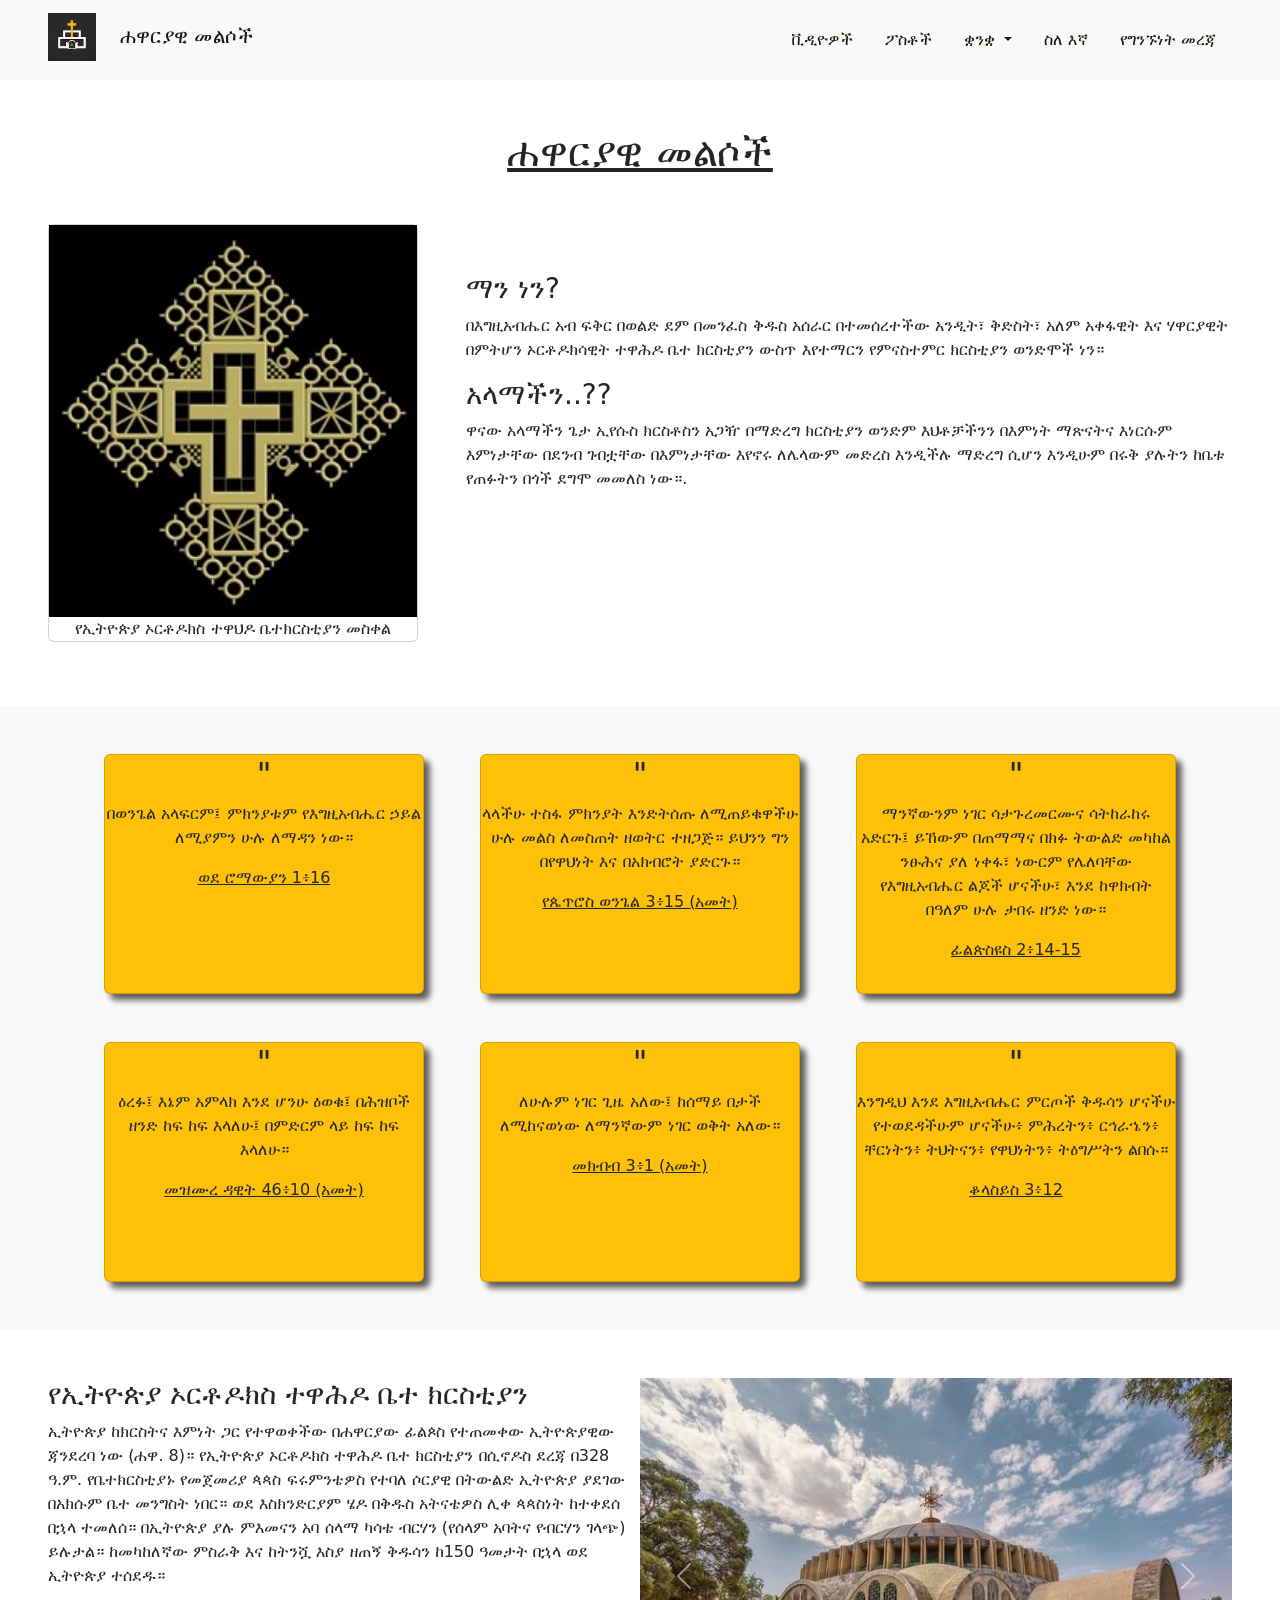
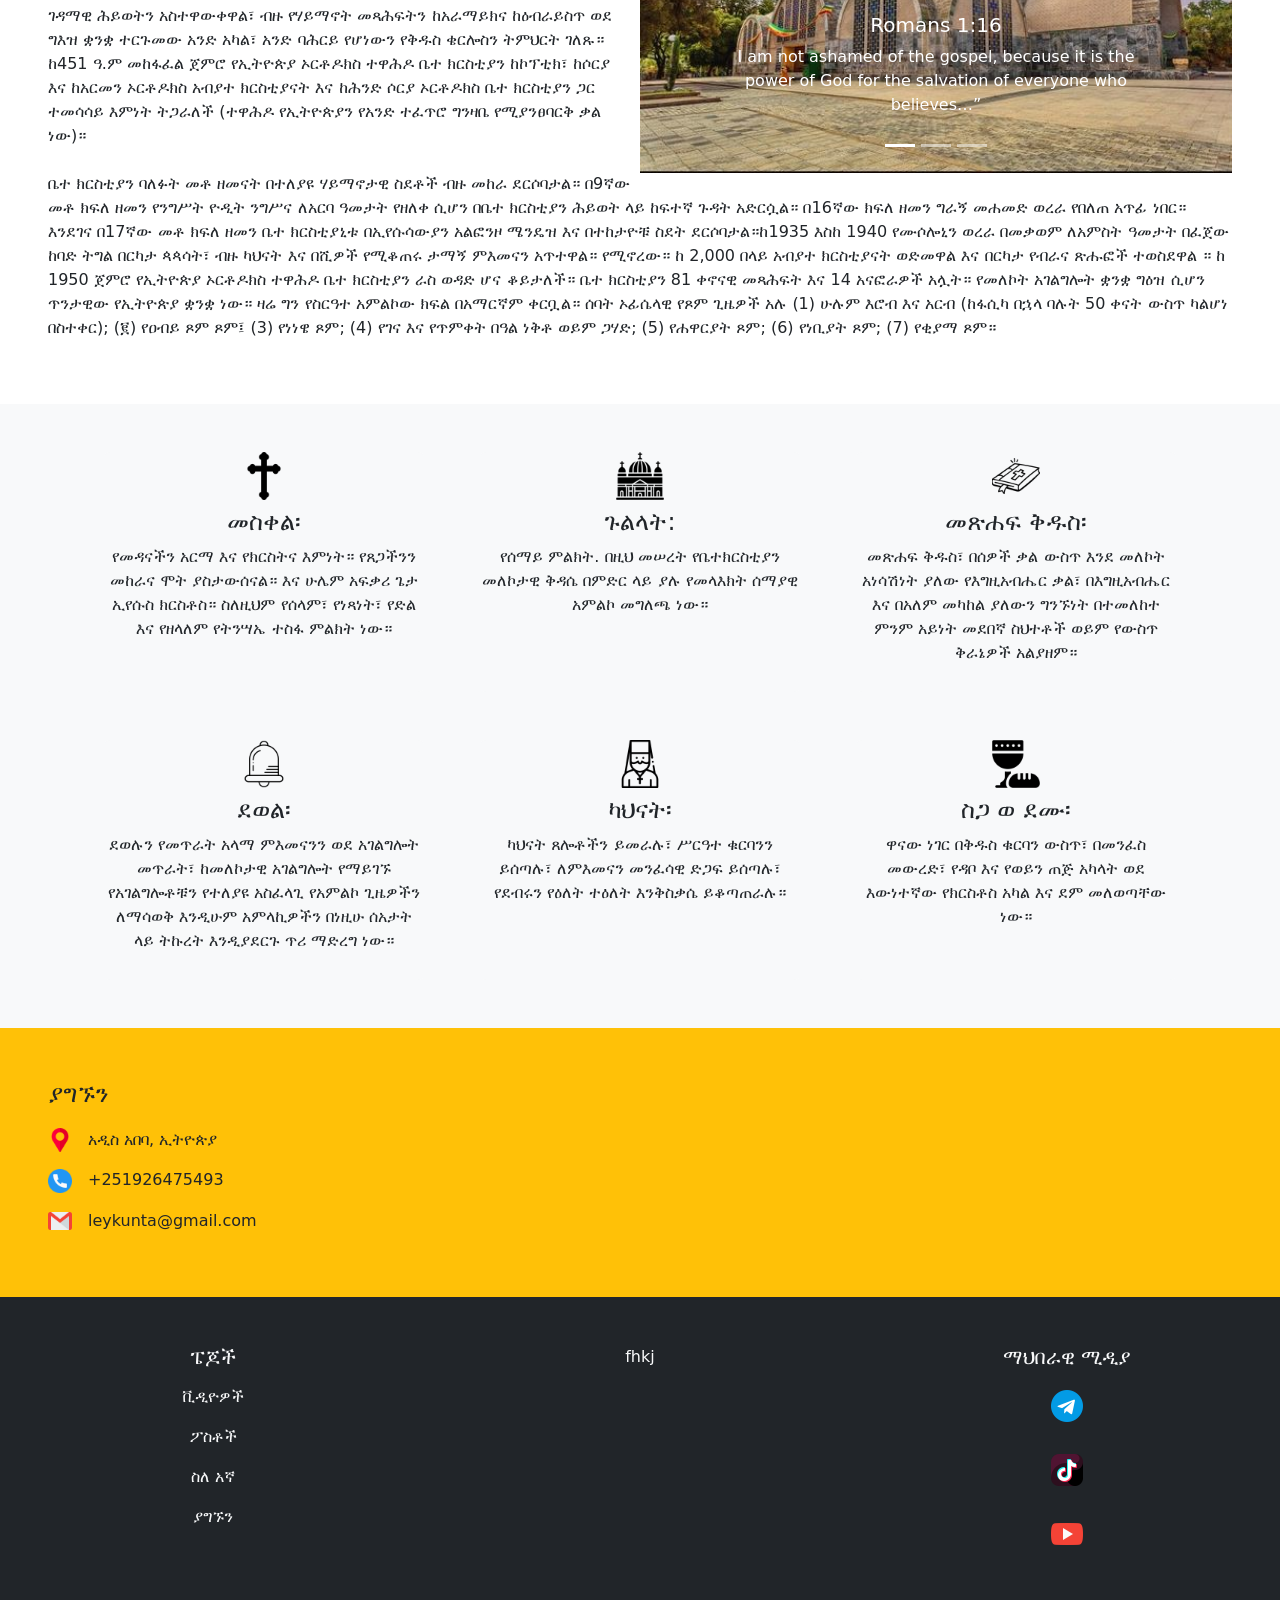
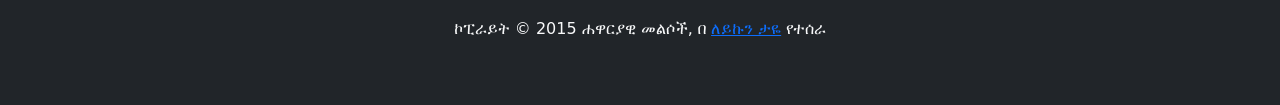
<file: HTML/Amharic/index.html>
<!DOCTYPE html>
<html lang="am">

<head>
  <meta charset="UTF-8" />
  <meta name="viewport" content="width=device-width, initial-scale=1.0" />
  <meta name="description" content="" />
  <meat name="keywords" content="" />
  <link rel="stylesheet" href="../../bootstrap-5.3.0-alpha1/dist/css/bootstrap.css" />
  <link rel="stylesheet" href="../../CSS/Portfolio.css" />
  <script src="../../bootstrap-5.3.0-alpha1/dist/js/bootstrap.bundle.js"></script>
  <link rel="icon" href="../Image/favicon.ico" />
  <title>ሐዋርያዊ መልሶች | ዋና ገጽ</title>
</head>

<body>
  <div class="container-fliud d-flex flex-column">
    <nav class="navbar navbar-expand-lg navbar-light bg-light">
      <div class="container-fluid px-5">
        <a class="navbar-brand" href="../Amharic/index.html">
          <img src="../../Image/Apostlic Answer.jpg" 
               alt="brand photo" 
               style="width: 3rem;" 
               class="float-start me-4" />
          <p class="brand mt-2">ሐዋርያዊ መልሶች</p>
        </a>
        <button class="navbar-toggler" type="button" data-bs-toggle="collapse" data-bs-target="#navbarSupportedContent"
          aria-controls="navbarSupportedContent" aria-expanded="false" aria-label="Toggle navigation">
          <span class="navbar-toggler-icon"></span>
        </button>
        <div class="collapse navbar-collapse" id="navbarSupportedContent">
          <ul class="navbar-nav ms-auto mb-2 mb-lg-0">
            <li class="nav-item">
              <a class="nav-link mx-2" aria-current="page" href="../videos.html">ቪዲዮዎች</a>
            </li>
            <li class="nav-item mx-2">
              <a class="nav-link" aria-current="page" href="../Amharic/posts.html">ፖስቶች</a>
            </li>
            <li class="nav-item dropdown mx-2">
              <a class="nav-link dropdown-toggle" href="#" id="navbarDropdown" role="button" data-bs-toggle="dropdown"
                aria-expanded="false">
                ቋንቋ
              </a>
              <ul class="dropdown-menu" aria-labelledby="navbarDropdown">
                <li><a class="dropdown-item" href="../../index.html">እንግሊዘኛ</a></li>
                <li><a class="dropdown-item" href="index.html">አማርኛ</a></li>
              </ul>
            </li>
            <li class="nav-item mx-2">
              <a class="nav-link" href="../Amharic/about.html">ስለ እኛ</a>
            </li>
            <li class="nav-item mx-2">
              <a class="nav-link" href="../contact.html">የግንኙነት መረጃ</a>
            </li>
          </ul>
        </div>
      </div>
    </nav>
    <div class="m-5">
      <h1 class="h1 text-center mb-5 text-decoration-underline">ሐዋርያዊ መልሶች</h1>
      <div class="card float-start me-5 mb-3 style="width: 20rem;>
        <img src="../../Image/ethiopian-orthodox-church-cross-.jpg" alt="ethiopian-crosses" style="width: 23rem;"
          class="img-fluid float-start" />
        <p class="card-text text-center">የኢትዮጵያ ኦርቶዶክስ ተዋህዶ ቤተክርስቲያን መስቀል</p>
      </div>
      <div class="ms-1 pt-5">
        <h3>ማን ነን?</h3>
        <p>በእግዚአብሔር አብ ፍቅር በወልድ ደም በመንፈስ ቅዱስ አሰራር በተመሰረተችው አንዲት፣ ቅድስት፣ አለም አቀፋዊት እና ሃዋርያዊት በምትሆን ኦርቶዶክሳዊት ተዋሕዶ ቤተ ክርስቲያን ውስጥ እየተማርን
        የምናስተምር ክርስቲያን ወንድሞች ነን።</p>
        <h3>አላማችን..??</h3>
        <p>ዋናው አላማችን ጌታ ኢየሱስ ክርስቶስን አጋዥ በማድረግ ክርስቲያን ወንድም እህቶቻችንን በእምነት ማጽናትና እነርሱም እምነታቸው በደንብ ገብቷቸው በእምነታቸው እየኖሩ ለሌላውም መድረስ እንዲችሉ
        ማድረግ ሲሆን እንዲሁም በሩቅ ያሉትን ከቤቱ የጠፉትን በጎች ደግሞ መመለስ ነው።.</p>
      </div>
    </div>
    <div class="d-flex flex-row flex-wrap justify-content-evenly bg-light px-5 pt-5">
      <div class="card cards bg-warning">
        <div class="h2 text-center">"</div>
        <span class="card-text text-center">በወንጌል አላፍርም፤ ምክንያቱም የእግዚአብሔር ኃይል ለሚያምን ሁሉ ለማዳን ነው።</span>
        <p class="text-center mt-3 text-decoration-underline">ወደ ሮማውያን 1፥16</p>
      </div>
      <div class="card cards bg-warning">
        <div class="h2 text-center">"</div>
        <span class="card-text text-center">ላላችሁ ተስፋ ምክንያት እንድትሰጡ ለሚጠይቁዋችሁ ሁሉ መልስ ለመስጠት ዘወትር ተዘጋጅ። ይህንን ግን በየዋህነት እና በአክብሮት ያድርጉ።</span>
        <p class="text-center mt-3 text-decoration-underline">የጴጥሮስ ወንጌል 3፥15 (አመት)</p>
      </div>
      <div class="card cards bg-warning">
        <div class="h2 text-center">"</div>
        <span class="card-text text-center">ማንኛውንም ነገር ሳታጉረመርሙና ሳትከራከሩ አድርጉ፤ ይኸውም በጠማማና በክፉ ትውልድ መካከል ንፁሕና ያለ ነቀፋ፣ ነውርም የሌለባቸው የእግዚአብሔር ልጆች ሆናችሁ፣ እንደ ከዋክብት በዓለም ሁሉ
        ታበሩ ዘንድ ነው።</span>
        <p class="text-center mt-3 text-decoration-underline">ፊልጵስዩስ 2፥14-15</p>
      </div>
      <div class="card cards bg-warning">
        <div class="h2 text-center">"</div>
        <span class="card-text text-center">ዕረፉ፤ እኔም አምላክ እንደ ሆንሁ ዕወቁ፤ በሕዝቦች ዘንድ ከፍ ከፍ እላለሁ፤ በምድርም ላይ ከፍ ከፍ እላለሁ።</span>
        <p class="text-center mt-3 text-decoration-underline">መዝሙረ ዳዊት 46፥10 (አመት)</p>
      </div>
      <div class="card cards bg-warning">
        <div class="h2 text-center">"</div>
        <span class="card-text text-center">ለሁሉም ነገር ጊዜ አለው፤ ከሰማይ በታች ለሚከናወነው ለማንኛውም ነገር ወቅት አለው።</span>
        <p class="text-center mt-3 text-decoration-underline">መክብብ 3፥1 (አመት)</p>
      </div>
      <div class="card cards bg-warning">
        <div class="h2 text-center">"</div>
        <span class="card-text text-center">እንግዲህ እንደ እግዚአብሔር ምርጦች ቅዱሳን ሆናችሁ የተወደዳችሁም ሆናችሁ፥ ምሕረትን፥ ርኅራኄን፥ ቸርነትን፥ ትህትናን፥ የዋህነትን፥ ትዕግሥትን ልበሱ።</span>
        <p class="text-center mt-3 text-decoration-underline">ቆላስይስ 3፥12</p>
      </div>
    </div>
    <div class="d-none d-md-block p-5">
      <div id="carouselExampleCaptions" class="carousel slide float-end w-50 ms-2" data-bs-ride="carousel">
        <div class="carousel-indicators">
          <button type="button" data-bs-target="#carouselExampleCaptions" data-bs-slide-to="0" class="active"
            aria-current="true" aria-label="Slide 1"></button>
          <button type="button" data-bs-target="#carouselExampleCaptions" data-bs-slide-to="1"
            aria-label="Slide 2"></button>
          <button type="button" data-bs-target="#carouselExampleCaptions" data-bs-slide-to="2"
            aria-label="Slide 3"></button>
        </div>
        <div class="carousel-inner">
          <div class="carousel-item active">
            <img src="../../Image/Axum Tsion.jpg" class="d-block w-100" alt="...">
            <div class="carousel-caption d-none d-md-block">
              <h5>Romans 1:16</h5>
              <p>I am not ashamed of the gospel, because it is the power of God for the salvation of everyone who believes…”
              </p>
            </div>
          </div>
          <div class="carousel-item">
            <img src="../../Image/Ethiopia's living churches – in pictures.jpg" class="d-block w-100" alt="...">
            <div class="carousel-caption d-none d-md-block">
              <h5>Second slide label</h5>
              <p>Some representative placeholder content for the second slide.</p>
            </div>
          </div>
          <div class="carousel-item">
            <img src="../../Image/Ethiopia's living churches – in pictures (1).jpg" class="d-block w-100" alt="...">
            <div class="carousel-caption d-none d-md-block">
              <h5>Third slide label</h5>
              <p>Some representative placeholder content for the third slide.</p>
            </div>
          </div>
        </div>
        <button class="carousel-control-prev" type="button" data-bs-target="#carouselExampleCaptions" data-bs-slide="prev">
          <span class="carousel-control-prev-icon" aria-hidden="true"></span>
          <span class="visually-hidden">Previous</span>
        </button>
        <button class="carousel-control-next" type="button" data-bs-target="#carouselExampleCaptions" data-bs-slide="next">
          <span class="carousel-control-next-icon" aria-hidden="true"></span>
          <span class="visually-hidden">Next</span>
        </button>
      </div>
      <h3 class="">የኢትዮጵያ ኦርቶዶክስ ተዋሕዶ ቤተ ክርስቲያን</h3>
      <p class="fs-6">ኢትዮጵያ ከክርስትና እምነት ጋር የተዋወቀችው በሐዋርያው ​​ፊልጶስ የተጠመቀው ኢትዮጵያዊው ጃንደረባ ነው (ሐዋ. 8)። የኢትዮጵያ ኦርቶዶክስ ተዋሕዶ ቤተ ክርስቲያን በሲኖዶስ ደረጃ በ328
      ዓ.ም. የቤተክርስቲያኑ የመጀመሪያ ጳጳስ ፍሩምንቴዎስ የተባለ ሶርያዊ በትውልድ ኢትዮጵያ ያደገው በአክሱም ቤተ መንግስት ነበር። ወደ እስክንድርያም ሄዶ በቅዱስ አትናቴዎስ ሊቀ ጳጳስነት
      ከተቀደሰ በኋላ ተመለሰ። በኢትዮጵያ ያሉ ምእመናን አባ ሰላማ ካሳቴ ብርሃን (የሰላም አባትና የብርሃን ገላጭ) ይሉታል። ከመካከለኛው ምስራቅ እና ከትንሿ እስያ ዘጠኝ ቅዱሳን ከ150 ዓመታት
      በኋላ ወደ ኢትዮጵያ ተሰደዱ።
      </p>
      <p>ገዳማዊ ሕይወትን አስተዋውቀዋል፣ ብዙ የሃይማኖት መጻሕፍትን ከአራማይክና ከዕብራይስጥ ወደ ግእዝ ቋንቋ ተርጉመው አንድ አካል፣ አንድ ባሕርይ የሆነውን የቅዱስ ቄርሎስን ትምህርት ገለጹ።
      ከ451 ዓ.ም መከፋፈል ጀምሮ የኢትዮጵያ ኦርቶዶክስ ተዋሕዶ ቤተ ክርስቲያን ከኮፕቲክ፣ ከሶርያ እና ከአርመን ኦርቶዶክስ አብያተ ክርስቲያናት እና ከሕንድ ሶርያ ኦርቶዶክስ ቤተ ክርስቲያን ጋር
      ተመሳሳይ እምነት ትጋራለች (ተዋሕዶ የኢትዮጵያን የአንድ ተፈጥሮ ግንዛቤ የሚያንፀባርቅ ቃል ነው)።<br /> <br />
        ቤተ ክርስቲያን ባለፉት መቶ ዘመናት በተለያዩ ሃይማኖታዊ ስደቶች ብዙ መከራ ደርሶባታል። በ9ኛው መቶ ክፍለ ዘመን የንግሥት ዮዲት ንግሥና ለአርባ ዓመታት የዘለቀ ሲሆን በቤተ ክርስቲያን
        ሕይወት ላይ ከፍተኛ ጉዳት አድርሷል። በ16ኛው ክፍለ ዘመን ግራኝ መሐመድ ወረራ የበለጠ አጥፊ ነበር። እንደገና በ17ኛው መቶ ክፍለ ዘመን ቤተ ክርስቲያኒቱ በኢየሱሳውያን አልፎንዞ ሜንዴዝ
        እና በተከታዮቹ ስደት ደርሶባታል።ከ1935 እስከ 1940 የሙሶሎኒን ወረራ በመቃወም ለአምስት ዓመታት በፈጀው ከባድ ትግል በርካታ ጳጳሳት፣ ብዙ ካህናት እና በሺዎች የሚቆጠሩ ታማኝ ምእመናን
        አጥተዋል። የሚኖረው። ከ 2,000 በላይ አብያተ ክርስቲያናት ወድመዋል እና በርካታ የብራና ጽሑፎች ተወስደዋል ። ከ 1950 ጀምሮ የኢትዮጵያ ኦርቶዶክስ ተዋሕዶ ቤተ ክርስቲያን ራስ ወዳድ
        ሆና ቆይታለች። ቤተ ክርስቲያን 81 ቀኖናዊ መጻሕፍት እና 14 አናፎራዎች አሏት። የመለኮት አገልግሎት ቋንቋ ግዕዝ ሲሆን ጥንታዊው የኢትዮጵያ ቋንቋ ነው። ዛሬ ግን የስርዓተ አምልኮው ክፍል
        በአማርኛም ቀርቧል። ሰባት ኦፊሴላዊ የጾም ጊዜዎች አሉ (1) ሁሉም እሮብ እና አርብ (ከፋሲካ በኋላ ባሉት 50 ቀናት ውስጥ ካልሆነ በስተቀር); (፪) የዐብይ ጾም ጾም፤ (3) የነነዌ ጾም;
        (4) የገና እና የጥምቀት በዓል ነቅቶ ወይም ጋሃድ; (5) የሐዋርያት ጾም; (6) የነቢያት ጾም; (7) የቂያማ ጾም።
      </p>
    </div>
    <div class="bg-light d-flex flex-row flex-wrap justify-content-evenly px-5 pt-5 pb-0">
      <div class="card cardss bg-light">
        <div class="h2 text-center"><img class="img-fluid" src="../../Image/christian.png" alt="cross" /></div>
        <span class="card-text text-center"><h4>መስቀል፡</h4>የመዳናችን አርማ እና የክርስትና እምነት። የጸጋችንን መከራና ሞት ያስታውሰናል።
        እና ሁሌም አፍቃሪ ጌታ ኢየሱስ ክርስቶስ። ስለዚህም የሰላም፣ የነጻነት፣ የድል እና የዘላለም የትንሣኤ ተስፋ ምልክት ነው።</span>
      </div>
      <div class="card cardss bg-light">
        <div class="h2 text-center"><img class="img-fluid" src="../../Image/church.png" alt="cross" /></div>
        <span class="card-text text-center"><h4>ጉልላት:</h4>የሰማይ ምልክት. በዚህ መሠረት የቤተክርስቲያን መለኮታዊ ቅዳሴ በምድር ላይ ያሉ የመላእክት ሰማያዊ አምልኮ መግለጫ ነው።</span>
      </div>
      <div class="card cardss bg-light">
        <div class="h2 text-center"><img class="img-fluid" src="../../Image/bible.png" alt="cross" /></div>
        <span class="card-text text-center"><h4>መጽሐፍ ቅዱስ፡</h4>መጽሐፍ ቅዱስ፣ በሰዎች ቃል ውስጥ እንደ መለኮት አነሳሽነት ያለው የእግዚአብሔር ቃል፣ በእግዚአብሔር እና በአለም መካከል ያለውን ግንኙነት በተመለከተ ምንም አይነት መደበኛ ስህተቶች ወይም
        የውስጥ ቅራኔዎች አልያዘም።</span>
      </div>
      <div class="card cardss bg-light">
        <div class="h2 text-center"><img class="img-fluid" src="../../Image/bell (1).png" alt="cross" /></div>
        <span class="card-text text-center"><h4>ደወል፡</h4>ደወሉን የመጥራት አላማ ምእመናንን ወደ አገልግሎት መጥራት፣ ከመለኮታዊ አገልግሎት የማይገኙ የአገልግሎቶቹን የተለያዩ አስፈላጊ የአምልኮ ጊዜዎችን ለማሳወቅ እንዲሁም አምላኪዎችን በነዚሁ
        ሰአታት ላይ ትኩረት እንዲያደርጉ ጥሪ ማድረግ ነው።</span>
      </div>
      <div class="card cardss bg-light">
        <div class="h2 text-center"><img class="img-fluid" src="../../Image/priest.png" alt="cross" /></div>
        <span class="card-text text-center"><h4>ካህናት፡</h4>ካህናት ጸሎቶችን ይመራሉ፣ ሥርዓተ ቁርባንን ይሰጣሉ፣ ለምእመናን መንፈሳዊ ድጋፍ ይሰጣሉ፣ የደብሩን የዕለት ተዕለት እንቅስቃሴ ይቆጣጠራሉ።</span>
      </div>
      <div class="card cardss bg-light">
        <div class="h2 text-center"><img class="img-fluid" src="../../Image/bread.png" alt="cross" /></div>
        <span class="card-text text-center"><h4>ስጋ ወ ደሙ፡</h4>ዋናው ነገር በቅዱስ ቁርባን ውስጥ፣ በመንፈስ መውረድ፣ የዳቦ እና የወይን ጠጅ አካላት ወደ እውነተኛው የክርስቶስ አካል እና ደም መለወጣቸው ነው።</span>
      </div>
    </div>
    <div class="bg-warning p-5 text-start info">
      <p class="fs-4">ያግኙን</p>
      <p><img class="img-fluid me-3" src="../../Image/placeholder.png" alt="" />አዲስ አበባ, ኢትዮጵያ</p>
      <p><img class="img-fluid me-3" src="../../Image/telephone.png" alt="" />+251926475493</p>
      <p><img class="img-fluid me-3" src="../../Image/gmail.png" alt="" />leykunta@gmail.com</p>
    </div>
    <div class="x-md-5 bg-dark text-light pb-5 d-block">
      <div class="d-flex flex-row justify-content-around mx-auto pt-5">
        <div class="text-center" style="width: 25vw;">
          <h5 class="text-center">ፔጆች</h5>
          <ul class="list-unstyled">
            <li><a class="d-block text-decoration-none text-light my-3 link-primary" href="../videos">ቪዲዮዎች</a></li>
            <li><a class="d-block text-decoration-none text-light my-3 link-primary" href="../Amharic/posts.html posts.html">ፖስቶች</a></li>
            <li><a class="d-block text-decoration-none text-light my-3 link-primary" href="../Amharic/about.html">ስለ አኛ</a></li>
            <li<a class="d-block text-decoration-none text-light my-3 link-primary" href="../contact">ያግኙን</a></li>
          </ul>
        </div>
        <div class="text-center" style="width: 25vw;">
          fhkj
        </div>
        <div class="text-center" style="width: 25vw;">
          <h5 class="d-inline-block">ማህበራዊ ሚዲያ</h5><br />
          <a href="" target="_blank">
            <div class="con mx-auto"><img class="social" src="../../Image/telegram.png" alt="" /></div>
          </a>
          <a href="" target="_blank">
            <div class="con mx-auto"><img class="social" src="../../Image/tiktok.png" alt="" /></div>
          </a>
          <a href="https://www.youtube.com/@apostolicanswers-56" target="_blank">
            <div class="con mx-auto"><img class="social" src="../../Image/youtube.png" alt="" /></div>
          </a>
        </div>
      </div>
      <p class="text-center mt-5">ኮፒራይት © 2015 ሐዋርያዊ መልሶች, በ
        <a href="Leykun Taye.com" target="_blank">ለይኩን ታዬ</a> የተሰራ
      </p>
    </div>
  </div>
</body>

</html>
</file>
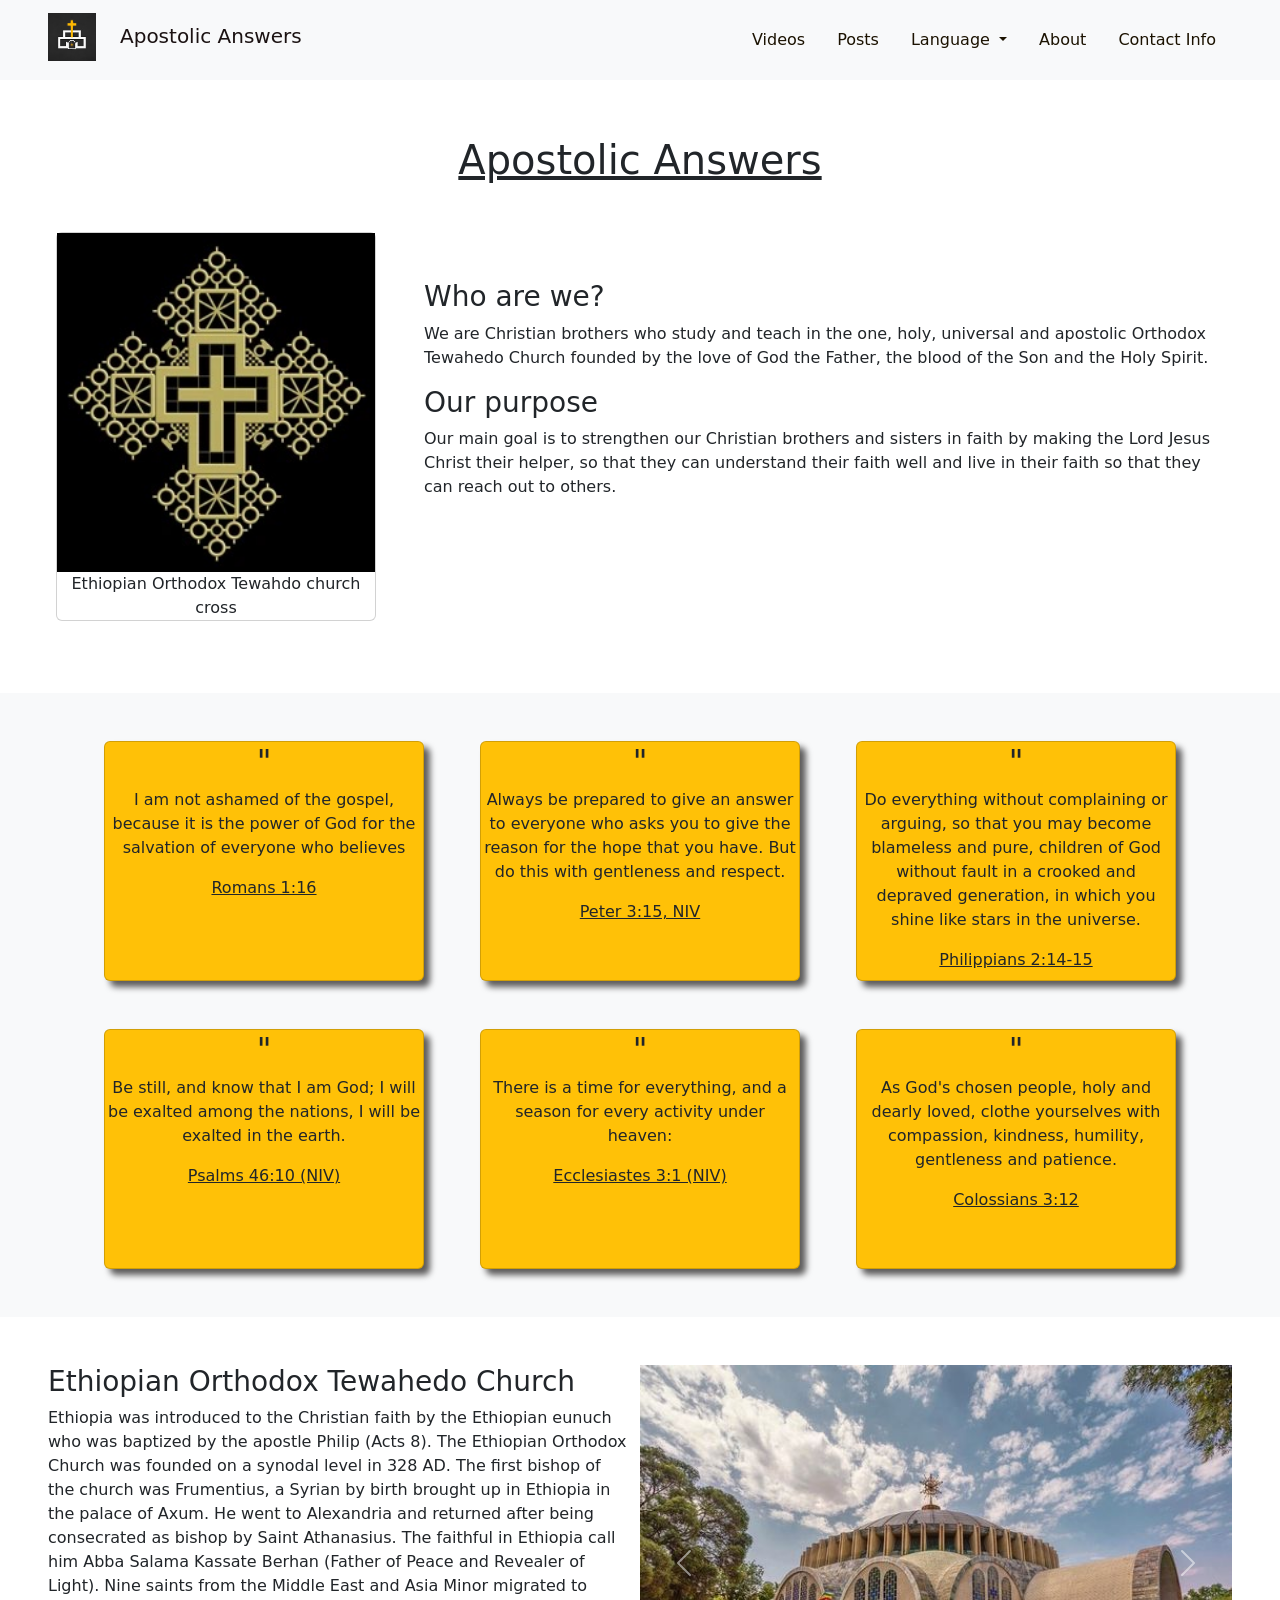
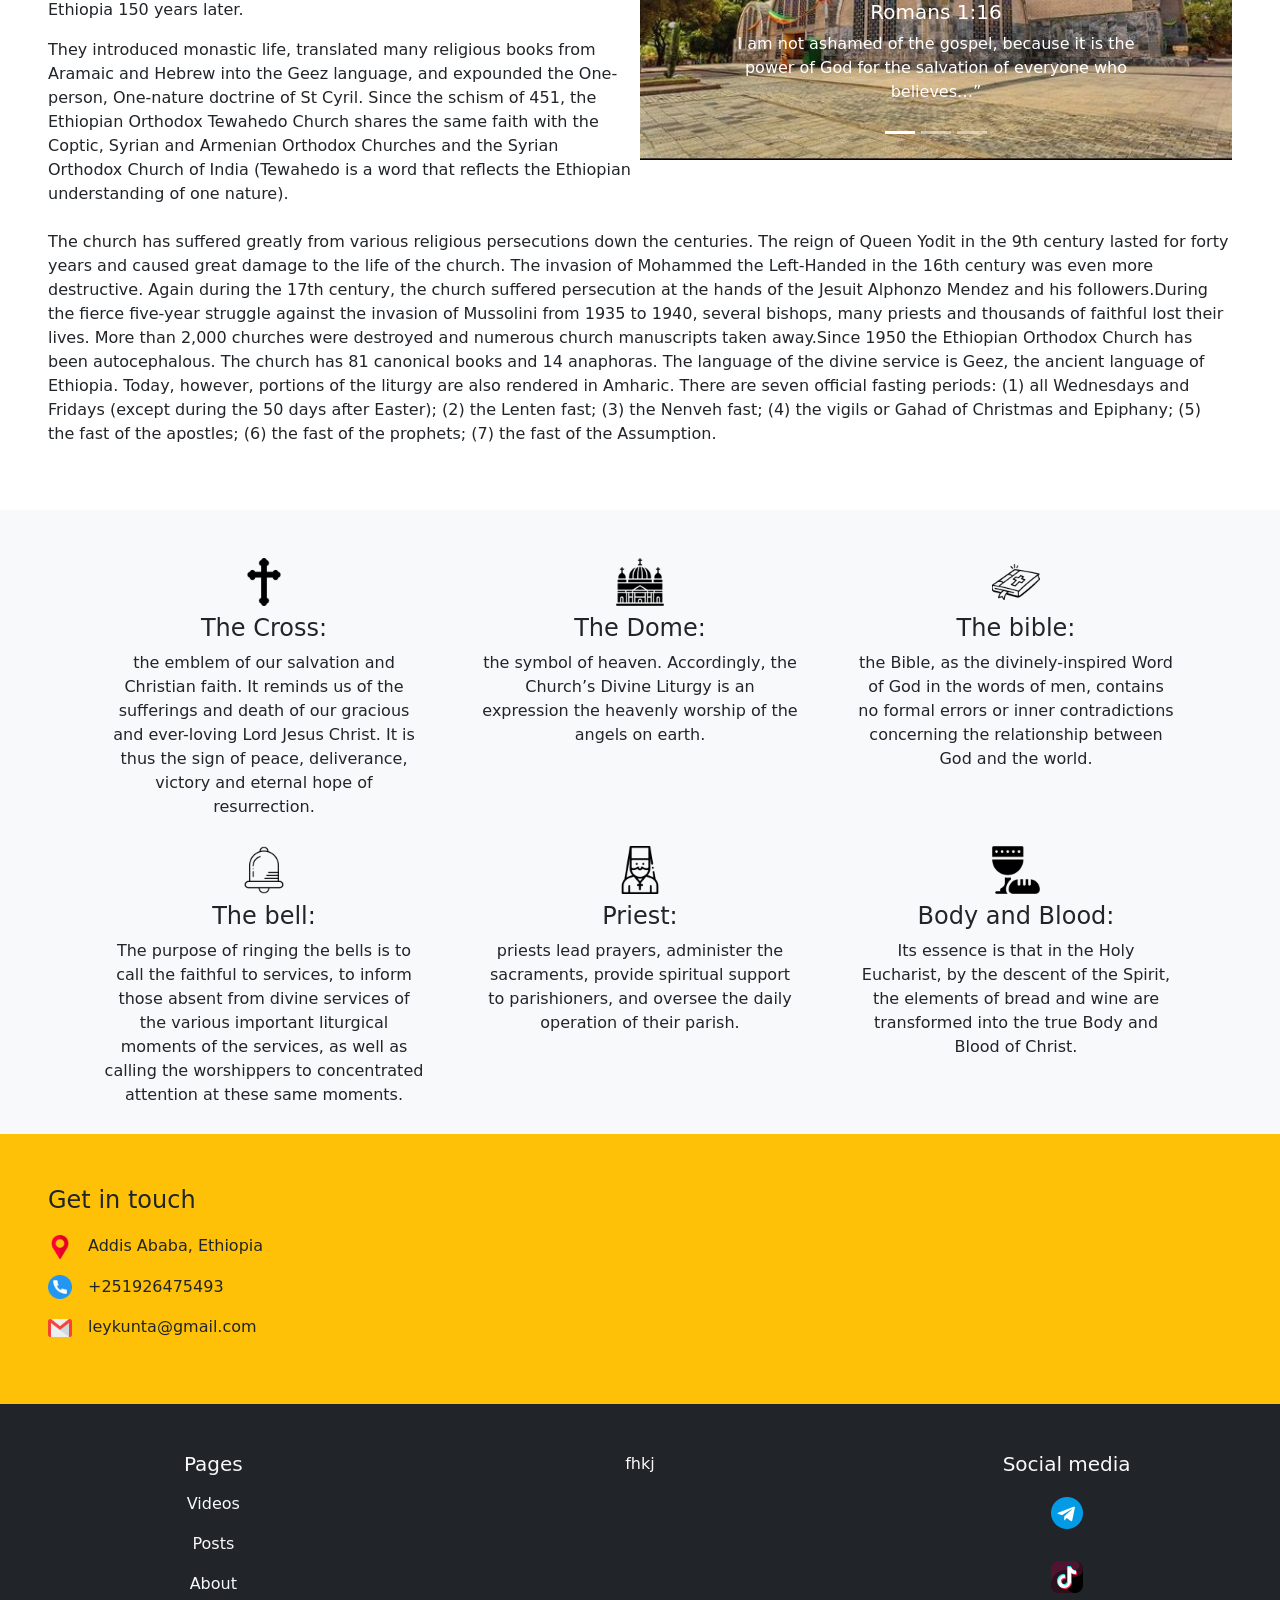
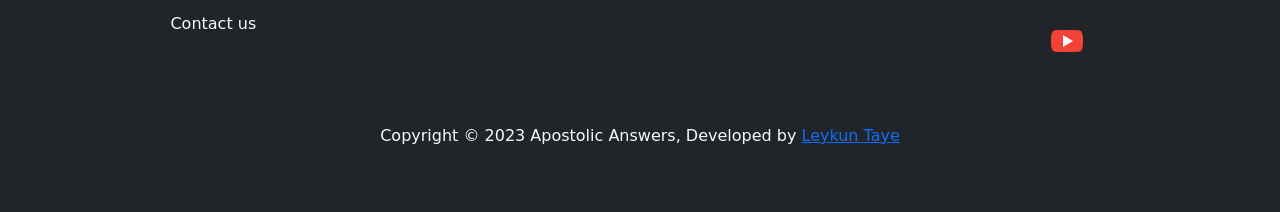
<file: HTML/English/index.html>
<!DOCTYPE html>
<html lang="en">
  <head>
    <meta charset="UTF-8" />
    <meta name="viewport" content="width=device-width, initial-scale=1.0" />
    <meta name="description" content="" />
    <meat name="keywords" content="" />
    <link rel="stylesheet" href="../../bootstrap-5.3.0-alpha1/dist/css/bootstrap.css" />
    <link rel="stylesheet" href="../../CSS/Portfolio.css" />
    <script src="../../bootstrap-5.3.0-alpha1/dist/js/bootstrap.bundle.js"></script>
    <link rel="icon" href="../Image/favicon.ico" />
    <title>Apostolic Answers | Home</title>
  </head>
  <body>
    <div class="container-fliud d-flex flex-column">
      <nav class="navbar navbar-expand-lg navbar-light bg-light">
        <div class="container-fluid px-5">
          <a class="navbar-brand" href="../English/index.html">
            <img src="../../Image/Apostlic Answer.jpg" 
                 alt="brand photo"
                 style="width: 3rem;"
                 class="float-start me-4"/>
            <p class="brand mt-2 d-none d-sm-block">Apostolic Answers</p>
          </a>
          <button class="navbar-toggler" type="button" data-bs-toggle="collapse" data-bs-target="#navbarSupportedContent"
            aria-controls="navbarSupportedContent" aria-expanded="false" aria-label="Toggle navigation">
            <span class="navbar-toggler-icon"></span>
          </button>
          <div class="collapse navbar-collapse" id="navbarSupportedContent">
            <ul class="navbar-nav ms-auto mb-2 mb-lg-0">
              <li class="nav-item">
                <a class="nav-link mx-2" aria-current="page" href="../videos.html">Videos</a>
              </li>
              <li class="nav-item mx-2">
                <a class="nav-link" aria-current="page" href="../posts.html">Posts</a>
              </li>
              <li class="nav-item dropdown mx-2">
                <a class="nav-link dropdown-toggle" id="navbarDropdown" role="button" data-bs-toggle="dropdown"
                  aria-expanded="false">
                  Language
                </a>
                <ul class="dropdown-menu" aria-labelledby="navbarDropdown">
                  <li><a class="dropdown-item" href="index.html">English</a></li>
                  <li><a class="dropdown-item" href="../Amharic/index.html">Amharic</a></li>
                </ul>
              </li>
              <li class="nav-item mx-2">
                <a class="nav-link" href="../English/about.html">About</a>
              </li>
              <li class="nav-item mx-2">
                <a class="nav-link" href="../contact.html">Contact Info</a>
              </li>
            </ul>
          </div>
        </div>
      </nav>
      <div class="m-5 p-2">
         <h1 class="h1 text-center mb-5 text-decoration-underline">Apostolic Answers</h1>
         <div class="card float-start me-5 mb-3" style="width: 20rem;">
          <img src="../../Image/ethiopian-orthodox-church-cross-.jpg" 
               alt="ethiopian-crosses"
               class="img-fluid float-start img-resposive"/>
               <p class="card-text text-center">Ethiopian Orthodox Tewahdo church cross</p>
         </div>
         <div class="ms-1 pt-5">
          <h3>Who are we?</h3>
          <p>We are Christian brothers who study and teach in the one, holy, universal and apostolic Orthodox Tewahedo Church founded
          by the love of God the Father, the blood of the Son and the Holy Spirit.</p>
          <h3>Our purpose</h3>
          <p>Our main goal is to strengthen our Christian brothers and sisters in faith by making the Lord Jesus Christ their helper,
          so that they can understand their faith well and live in their faith so that they can reach out to others.</p>
         </div>
      </div>
      <div class="d-flex flex-row flex-wrap justify-content-evenly bg-light px-5 pt-5">
        <div class="card cards bg-warning">
          <div class="h2 text-center">"</div>
          <span class="card-text text-center">I am not ashamed of the gospel, because it is the power of God for the salvation of everyone who believes</span>
          <p class="text-center mt-3 text-decoration-underline">Romans 1:16</p>
        </div>
        <div class="card cards bg-warning">
          <div class="h2 text-center">"</div>
          <span class="card-text text-center">Always be prepared to give an answer to everyone who asks you to give the reason for the hope that you have. But do this
          with gentleness and respect.</span>
          <p class="text-center mt-3 text-decoration-underline">Peter 3:15, NIV</p>
        </div>
        <div class="card cards bg-warning">
          <div class="h2 text-center">"</div>
          <span class="card-text text-center">Do everything without complaining or arguing, so that you may become blameless and pure, children of God without fault
          in a crooked and depraved generation, in which you shine like stars in the universe.</span>
            <p class="text-center mt-3 text-decoration-underline">Philippians 2:14-15</p>
        </div>
        <div class="card cards bg-warning">
          <div class="h2 text-center">"</div>
          <span class="card-text text-center">Be still, and know that I am God; I will be exalted among the nations, I will be exalted in the
          earth.</span>
            <p class="text-center mt-3 text-decoration-underline">Psalms 46:10 (NIV)</p>
        </div>
        <div class="card cards bg-warning">
          <div class="h2 text-center">"</div>
          <span class="card-text text-center">There is a time for everything, and a season for every activity under heaven:</span>
          <p class="text-center mt-3 text-decoration-underline">Ecclesiastes 3:1 (NIV)</p>
        </div>
        <div class="card cards bg-warning">
          <div class="h2 text-center">"</div>
          <span class="card-text text-center">As God's chosen people, holy and dearly loved, clothe yourselves with compassion, kindness, humility,
          gentleness and patience.</span>
          <p class="text-center mt-3 text-decoration-underline">Colossians 3:12</p>
        </div>
      </div>
      <div class="d-none d-md-block p-5">
        <div id="carouselExampleCaptions" class="carousel slide float-end w-50 ms-2" data-bs-ride="carousel">
          <div class="carousel-indicators">
            <button type="button" data-bs-target="#carouselExampleCaptions" data-bs-slide-to="0" class="active"
              aria-current="true" aria-label="Slide 1"></button>
            <button type="button" data-bs-target="#carouselExampleCaptions" data-bs-slide-to="1" aria-label="Slide 2"></button>
            <button type="button" data-bs-target="#carouselExampleCaptions" data-bs-slide-to="2" aria-label="Slide 3"></button>
          </div>
          <div class="carousel-inner">
            <div class="carousel-item active">
              <img src="../../Image/Axum Tsion.jpg" class="d-block w-100" alt="...">
              <div class="carousel-caption d-none d-md-block">
                <h5>Romans 1:16</h5>
                <p>I am not ashamed of the gospel, because it is the power of God for the salvation of everyone who believes…”</p>
              </div>
            </div>
            <div class="carousel-item">
              <img src="../../Image/Ethiopia's living churches – in pictures.jpg" class="d-block w-100" alt="...">
              <div class="carousel-caption d-none d-md-block">
                <h5>Second slide label</h5>
                <p>Some representative placeholder content for the second slide.</p>
              </div>
            </div>
            <div class="carousel-item">
              <img src="../../Image/Ethiopia's living churches – in pictures (1).jpg" class="d-block w-100" alt="...">
              <div class="carousel-caption d-none d-md-block">
                <h5>Third slide label</h5>
                <p>Some representative placeholder content for the third slide.</p>
              </div>
            </div>
          </div>
          <button class="carousel-control-prev" type="button" data-bs-target="#carouselExampleCaptions" data-bs-slide="prev">
            <span class="carousel-control-prev-icon" aria-hidden="true"></span>
            <span class="visually-hidden">Previous</span>
          </button>
          <button class="carousel-control-next" type="button" data-bs-target="#carouselExampleCaptions" data-bs-slide="next">
            <span class="carousel-control-next-icon" aria-hidden="true"></span>
            <span class="visually-hidden">Next</span>
          </button>
        </div>
        <h3 class="">Ethiopian Orthodox Tewahedo Church</h3>
        <p class="fs-6">Ethiopia was introduced to the Christian faith by the Ethiopian eunuch who was baptized by the apostle Philip (Acts
          8).
          The Ethiopian Orthodox Church was founded on a synodal level in 328 AD. The first bishop of the church was Frumentius,
          a
          Syrian by birth brought up in Ethiopia in the palace of Axum. He went to Alexandria and returned after being
          consecrated
          as bishop by Saint Athanasius. The faithful in Ethiopia call him Abba Salama Kassate Berhan (Father of Peace and
          Revealer of Light). Nine saints from the Middle East and Asia Minor migrated to Ethiopia 150 years later. 
         </p>
         <p>They introduced monastic life, translated many religious books from Aramaic and Hebrew into the Geez language, and
        expounded the One-person, One-nature doctrine of St Cyril. Since the schism of 451, the Ethiopian Orthodox Tewahedo
        Church shares the same faith with the Coptic, Syrian and Armenian Orthodox Churches and the Syrian Orthodox Church of
        India (Tewahedo is a word that reflects the Ethiopian understanding of one nature).<br /> <br />
        The church has suffered greatly from various religious persecutions down the centuries. The reign of Queen Yodit in the
        9th century lasted for forty years and caused great damage to the life of the church. The invasion of Mohammed the
        Left-Handed in the 16th century was even more destructive. Again during the 17th century, the church suffered
        persecution at the hands of the Jesuit Alphonzo Mendez and his followers.During the fierce five-year struggle against
        the invasion of Mussolini from 1935 to 1940, several bishops, many priests and thousands of faithful lost their lives.
        More than 2,000 churches were destroyed and numerous church manuscripts taken away.Since 1950 the Ethiopian Orthodox Church has been autocephalous. The church has 81 canonical books and 14 anaphoras. The
        language of the divine service is Geez, the ancient language of Ethiopia. Today, however, portions of the liturgy are
        also rendered in Amharic. There are seven official fasting periods: (1) all Wednesdays and Fridays (except during the 50
        days after Easter); (2) the Lenten fast; (3) the Nenveh fast; (4) the vigils or Gahad of Christmas and Epiphany; (5) the
        fast of the apostles; (6) the fast of the prophets; (7) the fast of the Assumption.
      </p>
      </div>
      <div class="bg-light d-flex flex-row flex-wrap justify-content-evenly px-5 pt-5 pb-0">
        <div class="card cardss bg-light">
          <div class="h2 text-center"><img class="img-fluid" src="../../Image/christian.png" alt="cross"/></div>
          <span class="card-text text-center"><h4>The Cross:</h4> the emblem of our salvation and Christian faith. It reminds us of the sufferings and death of our gracious
          and ever-loving Lord Jesus Christ. It is thus the sign of peace, deliverance, victory and eternal hope of resurrection.</span>
        </div>
        <div class="card cardss bg-light">
          <div class="h2 text-center"><img class="img-fluid" src="../../Image/church.png" alt="cross" /></div>
          <span class="card-text text-center"><h4>The Dome:</h4>the symbol of heaven. Accordingly, the Church’s Divine Liturgy is an expression the heavenly worship of the
          angels on earth.</span>
        </div>
        <div class="card cardss bg-light">
          <div class="h2 text-center"><img class="img-fluid" src="../../Image/bible.png" alt="cross" /></div>
          <span class="card-text text-center"><h4>The bible:</h4>the Bible, as the divinely-inspired Word of God in the words of men, contains no formal errors or inner contradictions
          concerning the relationship between God and the world.</span>
        </div>
        <div class="card cardss bg-light">
          <div class="h2 text-center"><img class="img-fluid" src="../../Image/bell (1).png" alt="cross" /></div>
          <span class="card-text text-center"><h4>The bell:</h4>The purpose of ringing the bells is to call the faithful to services, to inform those absent from divine services of the
          various important liturgical moments of the services, as well as calling the worshippers to concentrated attention at
          these same moments.</span>
        </div>
        <div class="card cardss bg-light">
          <div class="h2 text-center"><img class="img-fluid" src="../../Image/priest.png" alt="cross" /></div>
          <span class="card-text text-center"><h4>Priest:</h4>priests lead prayers, administer the sacraments, provide spiritual support to parishioners, and oversee the daily
          operation of their parish.</span>
        </div>
        <div class="card cardss bg-light">
          <div class="h2 text-center"><img class="img-fluid" src="../../Image/bread.png" alt="cross" /></div>
          <span class="card-text text-center"><h4>Body and Blood:</h4>Its essence is that in the Holy Eucharist, by the descent of the Spirit, the elements of bread and wine are transformed
          into the true Body and Blood of Christ.</span>
        </div>
      </div>
      <div class="bg-warning p-5 text-start info">
        <p class="fs-4">Get in touch</p>
        <p><img class="img-fluid me-3" src="../../Image/placeholder.png" alt="" />Addis Ababa, Ethiopia</p>
        <p><img class="img-fluid me-3" src="../../Image/telephone.png" alt="" />+251926475493</p>
        <p><img class="img-fluid me-3" src="../../Image/gmail.png" alt="" />leykunta@gmail.com</p>
      </div>
      <div class="x-md-5 bg-dark text-light pb-5 d-block">
        <div class="d-flex flex-row justify-content-around mx-auto pt-5">
          <div class="text-center" style="width: 25vw;">
            <h5 class="text-center">Pages</h5>
            <ul class="list-unstyled">
              <li><a class="d-block text-decoration-none text-light my-3 link-primary" href="../videos.html">Videos</a></li>
              <li><a class="d-block text-decoration-none text-light my-3 link-primary" href="../posts.html">Posts</a></li>
              <li><a class="d-block text-decoration-none text-light my-3 link-primary" href="../English/about.html">About</a></li>
              <li<a class="d-block text-decoration-none text-light my-3 link-primary" href="../contact.html">Contact us</a></li>
            </ul>
          </div>
          <div class="text-center" style="width: 25vw;">
            fhkj
          </div>
          <div class="text-center" style="width: 25vw;">
            <h5 class="d-inline-block">Social media</h5><br/>
            <a href="https://t.me/Apostolic_Answers" target="_blank"><div class="con mx-auto"><img class="social" src="../../Image/telegram.png" alt=""/></div></a>
            <a href="https://www.tiktok.com/@apostolicanswers" target="_blank"><div class="con mx-auto"><img class="social" src="../../Image/tiktok.png" alt=""/></div></a>
            <a href="https://www.youtube.com/@apostolicanswers-56" target="_blank"><div class="con mx-auto"><img class="social" src="../../Image/youtube.png" alt=""/></div></a>
          </div>
        </div>
        <p class="text-center mt-5">Copyright © 2023 Apostolic Answers, Developed by 
          <a href="Leykun Taye.com" target="_blank">Leykun Taye</a>
        </p>
      </div>
    </div>
  </body>
</html>
</file>
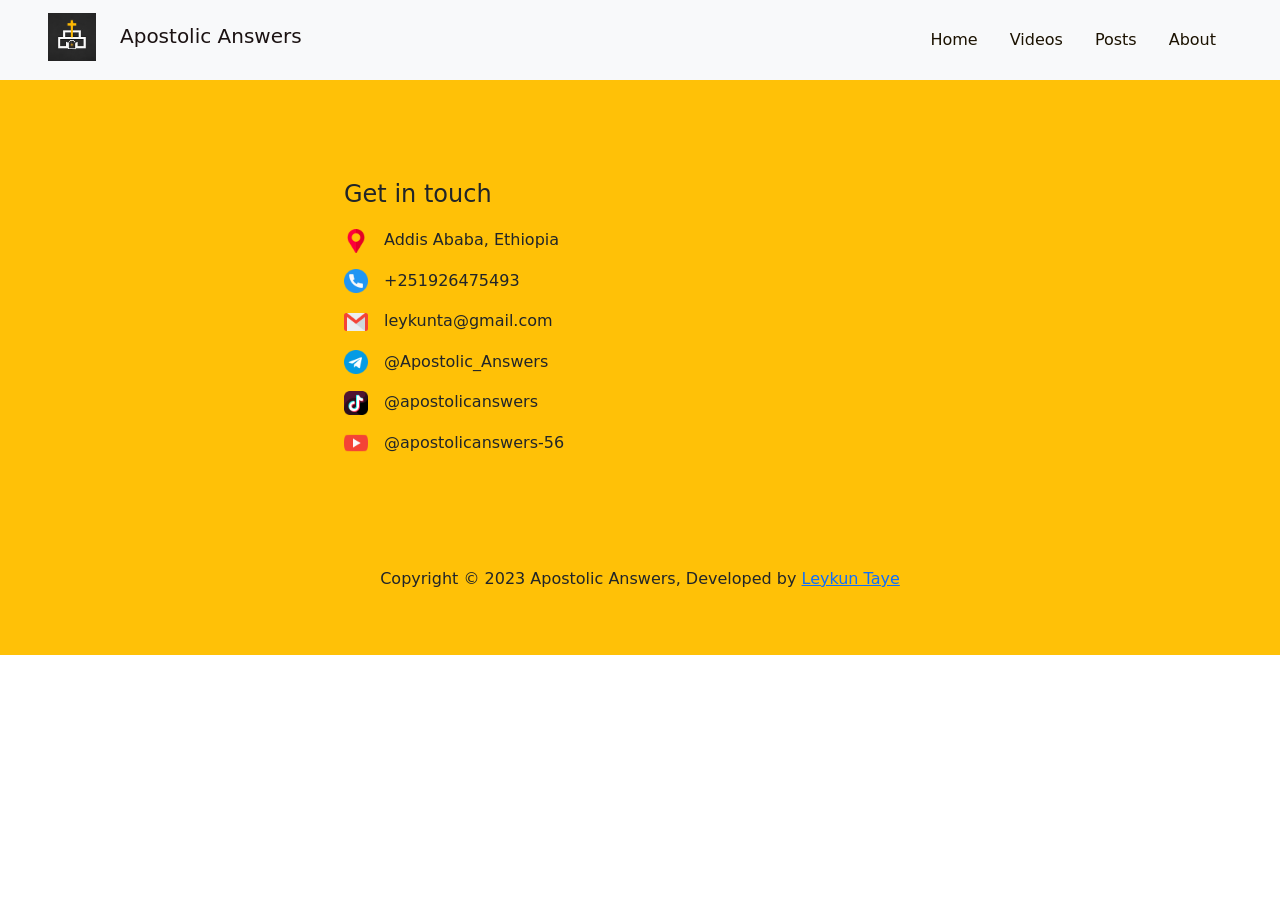
<file: HTML/contact.html>
<!DOCTYPE html>
<html lang="en">

<head>
  <meta charset="UTF-8" />
  <meta name="viewport" content="width=device-width, initial-scale=1.0" />
  <meta name="description" content="" />
  <meat name="keywords" content="" />
  <link rel="stylesheet" href="../bootstrap-5.3.0-alpha1/dist/css/bootstrap.css" />
  <link rel="stylesheet" href="../CSS/Portfolio.css" />
  <script src="../bootstrap-5.3.0-alpha1/dist/js/bootstrap.bundle.js"></script>
  <link rel="icon" href="../Image/favicon.ico" />
  <title>Apostolic Answers | Home</title>
</head>

<body>
  <div class="container-fliud d-flex flex-column">
    <nav class="navbar navbar-expand-lg navbar-light bg-light">
      <div class="container-fluid px-5">
        <a class="navbar-brand" href="../index.html">
          <img src="../Image/Apostlic Answer.jpg" alt="brand photo" style="width: 3rem;" class="float-start me-4" />
          <p class="brand mt-2 d-none d-sm-block">Apostolic Answers</p>
        </a>
        <button class="navbar-toggler" type="button" data-bs-toggle="collapse" data-bs-target="#navbarSupportedContent"
          aria-controls="navbarSupportedContent" aria-expanded="false" aria-label="Toggle navigation">
          <span class="navbar-toggler-icon"></span>
        </button>
        <div class="collapse navbar-collapse" id="navbarSupportedContent">
          <ul class="navbar-nav ms-auto mb-2 mb-lg-0">
            <li class="nav-item">
              <a class="nav-link mx-2" aria-current="page" href="../index.html">Home</a>
            </li>
            <li class="nav-item mx-2">
              <a class="nav-link" aria-current="page" href="Videos.html">Videos</a>
            </li>
            <li class="nav-item mx-2">
              <a class="nav-link" href="English/posts.html">Posts</a>
            </li>
            <li class="nav-item mx-2">
              <a class="nav-link" href="English/about.html">About</a>
            </li>
          </ul>
        </div>
      </div>
    </nav>
    <div class="bg-warning p-5 text-start info cont">
      <div class="mx-auto w-50 text-dark mt-5 cont">
        <p class="fs-4">Get in touch</p>
        <a href="" target="_blank" class="text-decoration-none text-dark">
          <p><img class="img-fluid me-3" src="../Image/placeholder.png" alt="" />Addis Ababa, Ethiopia</p>
        </a>
        <a href="" target="_blank" class="text-decoration-none text-dark">
          <p><img class="img-fluid me-3" src="../Image/telephone.png" alt="" />+251926475493</p>
        </a>
        <a href="" target="_blank" class="text-decoration-none text-dark">
          <p><img class="img-fluid me-3" src="../Image/gmail.png" alt="" />leykunta@gmail.com</p>
        </a>
        <a href="https://t.me/Apostolic_Answers" target="_blank" class="text-decoration-none text-dark">
          <p><img class="img-fluid me-3" src="../Image/telegram.png" alt="" />@Apostolic_Answers</p>
        </a>
        <a href="https://www.tiktok.com/@apostolicanswers" target="_blank" class="text-decoration-none text-dark">
          <p><img class="img-fluid me-3" src="../Image/tiktok.png" alt="" />@apostolicanswers</p>
        </a>
        <a href="https://www.youtube.com/@apostolicanswers-56" target="_blank" class="text-decoration-none text-dark">
          <p><img class="img-fluid me-3" src="../Image/youtube.png" alt="" />@apostolicanswers-56</p>
        </a>
      </div>
      <div class="pt-5">
        <p class="text-center mt-5">Copyright © 2023 Apostolic Answers, Developed by
          <a href="Leykun Taye.com" target="_blank">Leykun Taye</a>
        </p>
      </div>
    </div>  
  </div>
</body>

</html>
</file>
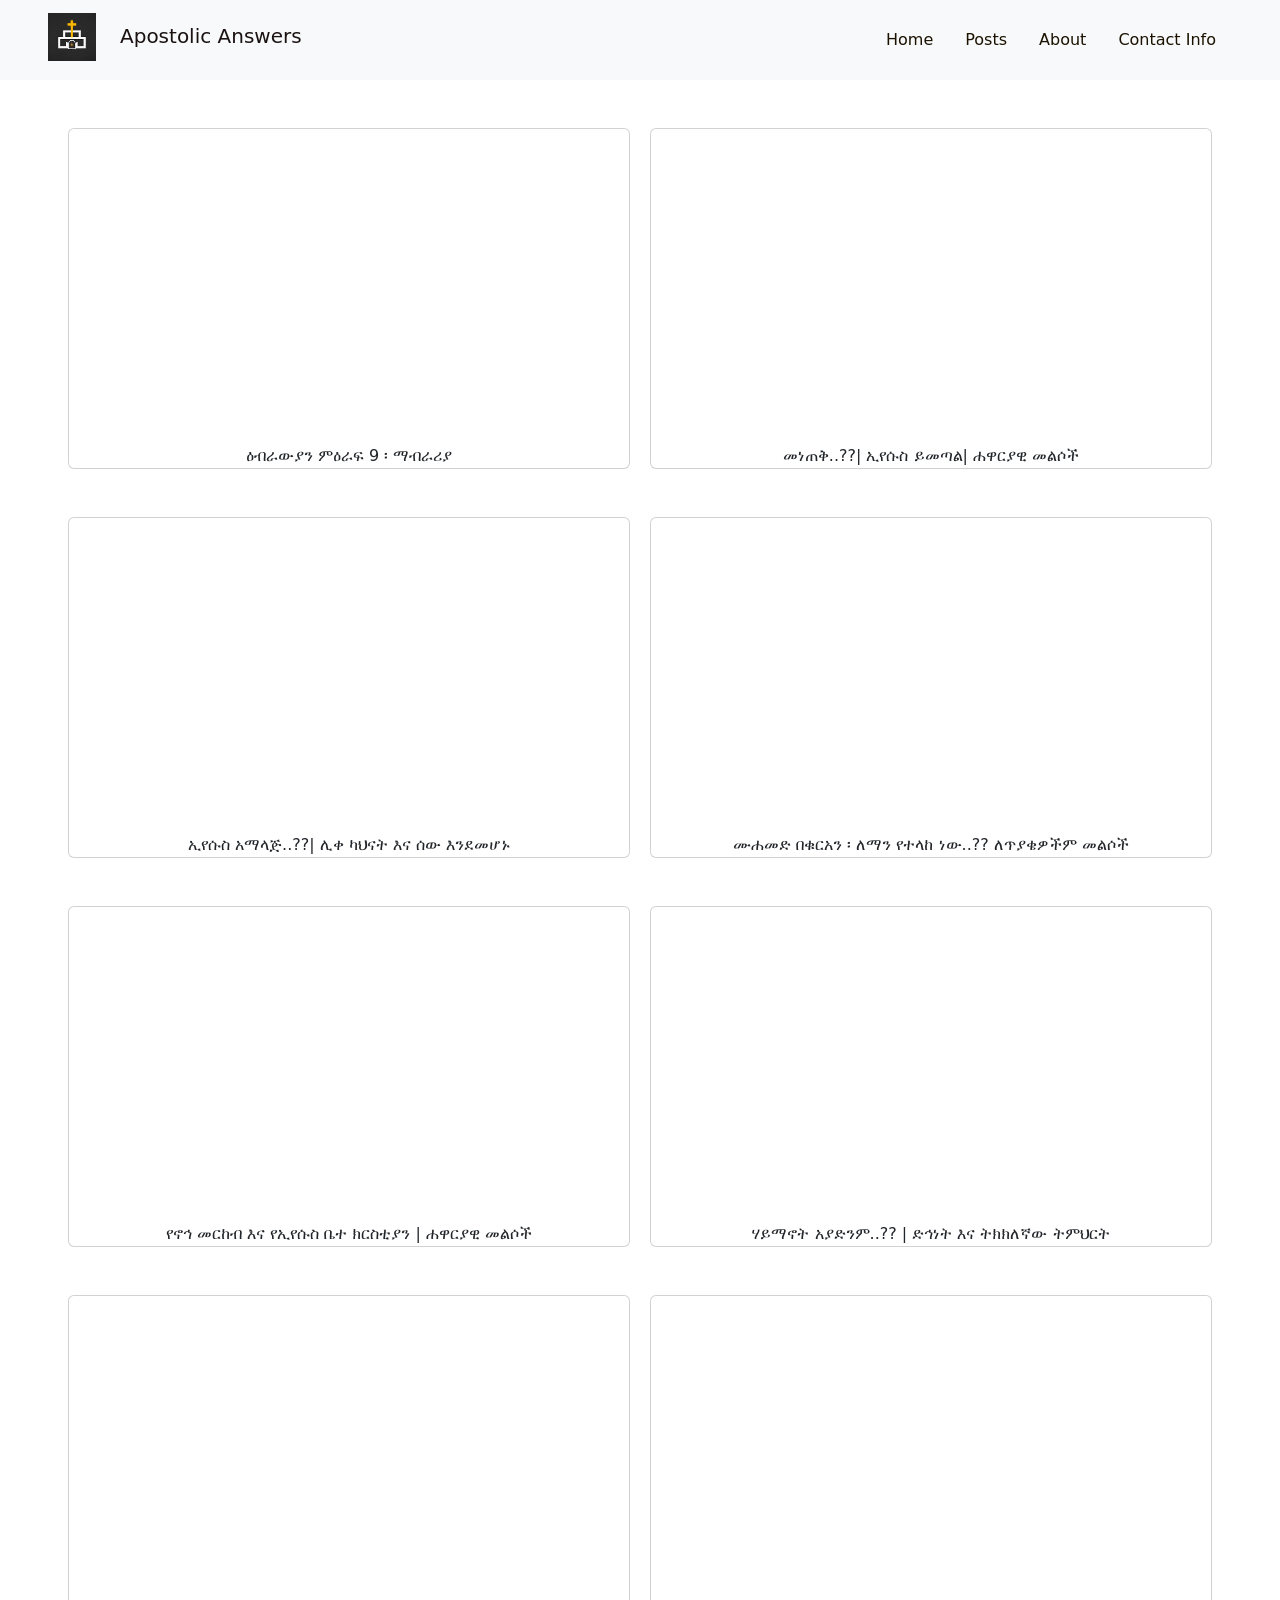
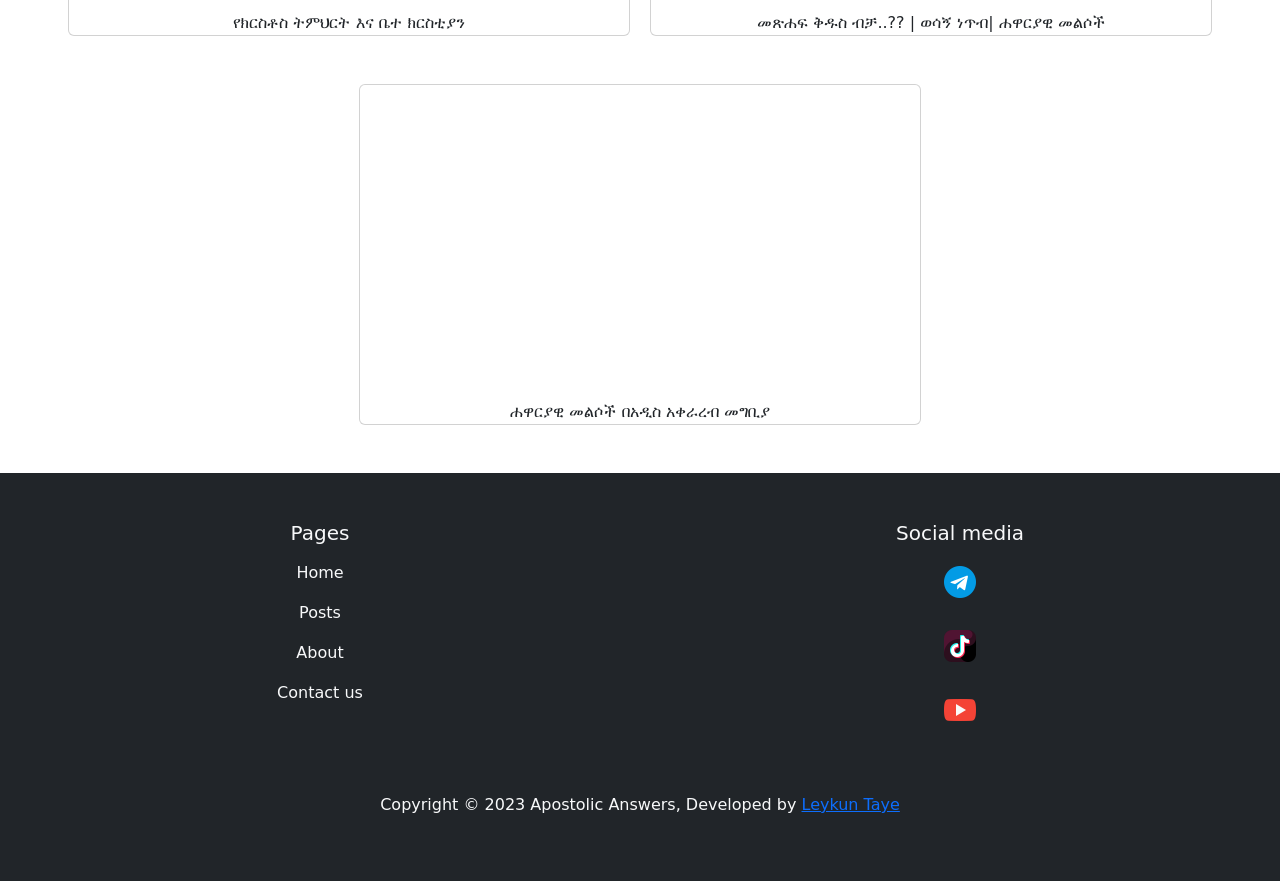
<file: HTML/videos.html>
<!DOCTYPE html>
<html lang="en">

<head>
  <meta charset="UTF-8" />
  <meta name="viewport" content="width=device-width, initial-scale=1.0" />
  <meta name="description" content="" />
  <meat name="keywords" content="" />
  <link rel="stylesheet" href="../bootstrap-5.3.0-alpha1/dist/css/bootstrap.css" />
  <link rel="stylesheet" href="../CSS/Portfolio.css" />
  <script src="../bootstrap-5.3.0-alpha1/dist/js/bootstrap.bundle.js"></script>
  <link rel="icon" href="../Image/favicon.ico" />
  <title>Apostolic Answers | videos</title>
</head>

<body>
  <div class="container-fliud d-flex flex-column">
    <nav class="navbar navbar-expand-lg navbar-light bg-light">
      <div class="container-fluid px-5">
        <a class="navbar-brand" href="../index.html">
          <img src="../Image/Apostlic Answer.jpg" alt="brand photo" style="width: 3rem;" class="float-start me-4" />
          <p class="brand mt-2 d-none d-md-block">Apostolic Answers</p>
        </a>
        <button class="navbar-toggler" type="button" data-bs-toggle="collapse" data-bs-target="#navbarSupportedContent"
          aria-controls="navbarSupportedContent" aria-expanded="false" aria-label="Toggle navigation">
          <span class="navbar-toggler-icon"></span>
        </button>
        <div class="collapse navbar-collapse" id="navbarSupportedContent">
          <ul class="navbar-nav ms-auto mb-2 mb-lg-0">
            <li class="nav-item">
              <a class="nav-link mx-2" aria-current="page" href="../index.html">Home</a>
            </li>
            <li class="nav-item mx-2">
              <a class="nav-link" aria-current="page" href="English/posts.html">Posts</a>
            </li>
            <li class="nav-item mx-2">
              <a class="nav-link" href="English/about.html">About</a>
            </li>
            <li class="nav-item mx-2">
              <a class="nav-link" href="contact.html">Contact Info</a>
            </li>
          </ul>
        </div>
      </div>
    </nav>
    <div class="d-flex flex-row flex-wrap px-5 pt-5 gy-0 justify-content-evenly video">
      <div class="card mb-5">
        <iframe width="560" height="315" src="https://www.youtube.com/embed/vJ3Nfkc_Oro" title="YouTube video player"
          frameborder="0"
          allow="accelerometer; autoplay; clipboard-write; encrypted-media; gyroscope; picture-in-picture; web-share"
          allowfullscreen></iframe>
        <p class="card-text text-center">ዕብራውያን ምዕራፍ 9 ፡ ማብራሪያ</p>
      </div>
      <div class="card mb-5">
        <iframe class="img-responsive img-fliud" width="560" height="315" src="https://www.youtube.com/embed/bseuysWdpDw" title="YouTube video player"
          frameborder="0"
          allow="accelerometer; autoplay; clipboard-write; encrypted-media; gyroscope; picture-in-picture; web-share"
          allowfullscreen></iframe>
          <p class="card-text text-center">መነጠቅ..??| ኢየሱስ ይመጣል| ሐዋርያዊ መልሶች</p>
      </div>
      <div class="card mb-5">
        <iframe width="560" height="315" src="https://www.youtube.com/embed/XODeKiAyXtA" title="YouTube video player"
          frameborder="0"
          allow="accelerometer; autoplay; clipboard-write; encrypted-media; gyroscope; picture-in-picture; web-share"
          allowfullscreen></iframe>
        <p class="card-text text-center">ኢየሱስ አማላጅ..??| ሊቀ ካህናት እና ሰው እንደመሆኑ</p>
      </div>
      <div class="card mb-5">
        <iframe width="560" height="315" src="https://www.youtube.com/embed/yxgbmTv4KiA" title="YouTube video player"
          frameborder="0"
          allow="accelerometer; autoplay; clipboard-write; encrypted-media; gyroscope; picture-in-picture; web-share"
          allowfullscreen></iframe>
        <p class="card-text text-center">ሙሐመድ በቁርአን ፡ ለማን የተላከ ነው..?? ለጥያቄዎችም መልሶች</p>
      </div>
      <div class="card mb-5">
        <iframe width="560" height="315" src="https://www.youtube.com/embed/ZaCyA7UVgNo" title="YouTube video player"
          frameborder="0"
          allow="accelerometer; autoplay; clipboard-write; encrypted-media; gyroscope; picture-in-picture; web-share"
          allowfullscreen></iframe>
        <p class="card-text text-center">የኖኅ መርከብ እና የኢየሱስ ቤተ ክርስቲያን | ሐዋርያዊ መልሶች</p>
      </div>
      <div class="card mb-5">
        <iframe width="560" height="315" src="https://www.youtube.com/embed/GlFQdwZBksg" title="YouTube video player"
          frameborder="0"
          allow="accelerometer; autoplay; clipboard-write; encrypted-media; gyroscope; picture-in-picture; web-share"
          allowfullscreen></iframe>
        <p class="card-text text-center">ሃይማኖት አያድንም..?? | ድኅነት እና ትክክለኛው ትምህርት</p>
      </div>
      <div class="card mb-5">
        <iframe width="560" height="315" src="https://www.youtube.com/embed/zSJssv5v8eY" title="YouTube video player"
          frameborder="0"
          allow="accelerometer; autoplay; clipboard-write; encrypted-media; gyroscope; picture-in-picture; web-share"
          allowfullscreen></iframe>
        <p class="card-text text-center">የክርስቶስ ትምህርት እና ቤተ ክርስቲያን</p>
      </div>
      <div class="card mb-5">
        <iframe width="560" height="315" src="https://www.youtube.com/embed/xnUbxWQfCdQ" title="YouTube video player"
          frameborder="0"
          allow="accelerometer; autoplay; clipboard-write; encrypted-media; gyroscope; picture-in-picture; web-share"
          allowfullscreen></iframe>
        <p class="card-text text-center">መጽሐፍ ቅዱስ ብቻ..?? | ወሳኝ ነጥብ| ሐዋርያዊ መልሶች</p>
      </div>
      <div class="card mb-5">
        <iframe width="560" height="315" src="https://www.youtube.com/embed/mflGR3M5Q-8" title="YouTube video player"
          frameborder="0"
          allow="accelerometer; autoplay; clipboard-write; encrypted-media; gyroscope; picture-in-picture; web-share"
          allowfullscreen></iframe>
        <p class="card-text text-center">ሐዋርያዊ መልሶች በአዲስ አቀራረብ መግቢያ</p>
      </div>
    </div>
    <div class="x-md-5 bg-dark text-light pb-5 d-block">
      <div class="d-flex flex-row justify-content-around mx-auto pt-5">
        <div class="text-center" style="width: 25vw;">
          <h5 class="text-center">Pages</h5>
          <ul class="list-unstyled">
            <li><a class="d-block text-decoration-none text-light my-3 link-primary" href="../index.html">Home</a></li>
            <li><a class="d-block text-decoration-none text-light my-3 link-primary" href="English/posts.html">Posts</a></li>
            <li><a class="d-block text-decoration-none text-light my-3 link-primary" href="English/about.html">About</a></li>
            <li><a class="d-block text-decoration-none text-light my-3 link-primary" href="contact.html">Contact us</a></li>
          </ul>
        </div>
        <div class="text-center" style="width: 25vw;">
          <h5 class="d-inline-block">Social media</h5><br />
          <a href="https://t.me/Apostolic_Answers" target="_blank">
            <div class="con mx-auto"><img class="social" src="../Image/telegram.png" alt="" /></div>
          </a>
          <a href="https://www.tiktok.com/@apostolicanswers" target="_blank">
            <div class="con mx-auto"><img class="social" src="../Image/tiktok.png" alt="" /></div>
          </a>
          <a href="https://www.youtube.com/@apostolicanswers-56" target="_blank">
            <div class="con mx-auto"><img class="social" src="../Image/youtube.png" alt="" /></div>
          </a>
        </div>
      </div>
      <p class="text-center mt-5">Copyright © 2023 Apostolic Answers, Developed by
        <a href="Leykun Taye.com" target="_blank">Leykun Taye</a>
      </p>
    </div>
  </div>
</body>

</html>
</file>
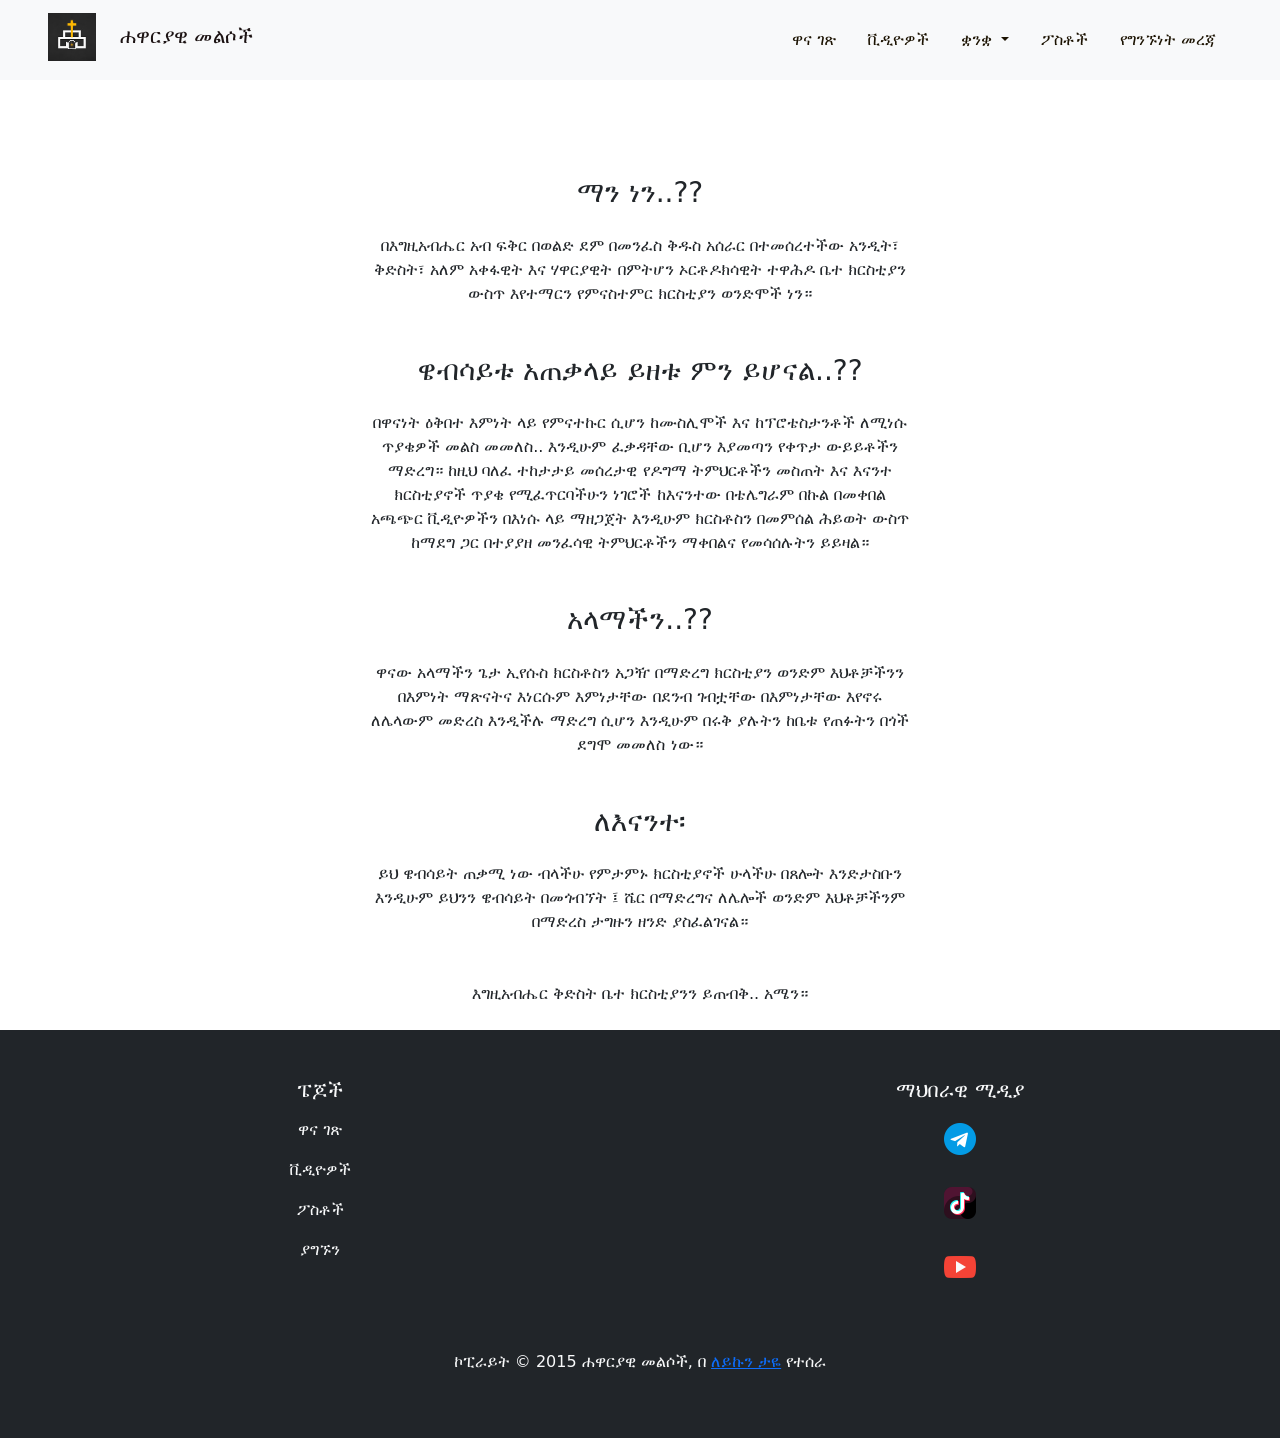
<file: HTML/Amharic/about.html>
<!DOCTYPE html>
<html lang="en">

<head>
  <meta charset="UTF-8" />
  <meta name="viewport" content="width=device-width, initial-scale=1.0" />
  <meta name="description" content="" />
  <meat name="keywords" content="" />
  <link rel="stylesheet" href="../../bootstrap-5.3.0-alpha1/dist/css/bootstrap.css" />
  <link rel="stylesheet" href="../../CSS/about.css" />
  <script src="../../bootstrap-5.3.0-alpha1/dist/js/bootstrap.bundle.js"></script>
  <link rel="icon" href="../../Image/favicon.ico" />
  <title>Apostolic Answers | videos</title>
</head>

<body>
  <div class="container-fliud d-flex flex-column">
    <nav class="navbar navbar-expand-lg navbar-light bg-light">
      <div class="container-fluid px-5">
        <a class="navbar-brand" href="index.html">
          <img src="../../Image/Apostlic Answer.jpg" alt="brand photo" style="width: 3rem;" class="float-start me-4" />
          <p class="brand mt-2 d-none d-md-block">ሐዋርያዊ መልሶች</p>
        </a>
        <button class="navbar-toggler" type="button" data-bs-toggle="collapse" data-bs-target="#navbarSupportedContent"
          aria-controls="navbarSupportedContent" aria-expanded="false" aria-label="Toggle navigation">
          <span class="navbar-toggler-icon"></span>
        </button>
        <div class="collapse navbar-collapse" id="navbarSupportedContent">
          <ul class="navbar-nav ms-auto mb-2 mb-lg-0">
            <li class="nav-item">
              <a class="nav-link mx-2" aria-current="page" href="index.html">ዋና ገጽ</a>
            </li>
            <li class="nav-item mx-2">
              <a class="nav-link" aria-current="page" href="../videos.html">ቪዲዮዎች</a>
            </li>
            <li class="nav-item dropdown mx-2">
              <a class="nav-link dropdown-toggle" id="navbarDropdown" role="button" data-bs-toggle="dropdown"
                aria-expanded="false">
                ቋንቋ
              </a>
              <ul class="dropdown-menu" aria-labelledby="navbarDropdown">
                <li><a class="dropdown-item" href="../English/about.html">እንግሊዘኛ</a></li>
                <li><a class="dropdown-item" href="about.html">አማርኛ</a></li>
              </ul>
            </li>
            <li class="nav-item mx-2">
              <a class="nav-link" href="posts.html">ፖስቶች</a>
            </li>
            <li class="nav-item mx-2">
              <a class="nav-link" href="../contact.html">የግንኙነት መረጃ</a>
            </li>
          </ul>
        </div>
      </div>
    </nav>
    <div class="w-50 px-5 pt-5 mx-auto text-center paragraph">
      <h3 class="mt-5 mb-4">ማን ነን..??</h3>
      <p>
        በእግዚአብሔር አብ ፍቅር በወልድ ደም በመንፈስ ቅዱስ አሰራር በተመሰረተችው አንዲት፣ ቅድስት፣ አለም አቀፋዊት እና ሃዋርያዊት በምትሆን ኦርቶዶክሳዊት ተዋሕዶ ቤተ ክርስቲያን ውስጥ እየተማርን
        የምናስተምር ክርስቲያን ወንድሞች ነን።</p>
      <h3 class="mt-5 mb-4">ዌብሳይቱ አጠቃላይ ይዘቱ ምን ይሆናል..??</h3>
      <p>
        በዋናነት ዕቅበተ እምነት ላይ የምናተኩር ሲሆን ከሙስሊሞች እና ከፕሮቴስታንቶች ለሚነሱ ጥያቄዎች መልስ መመለስ.. እንዲሁም ፈቃዳቸው ቢሆን እያመጣን የቀጥታ ውይይቶችን ማድረግ። ከዚህ ባለፈ
        ተከታታይ መሰረታዊ የዶግማ ትምህርቶችን መስጠት እና እናንተ ክርስቲያኖች ጥያቄ የሚፈጥርባችሁን ነገሮች ከእናንተው በቴሌግራም በኩል በመቀበል አጫጭር ቪዲዮዎችን በእነሱ ላይ ማዘጋጀት እንዲሁም
        ክርስቶስን በመምሰል ሕይወት ውስጥ ከማደግ ጋር በተያያዘ መንፈሳዊ ትምህርቶችን ማቀበልና የመሳሰሉትን ይይዛል።</p>
      <h3 class="mt-5 mb-4">አላማችን..??</h3>
      <p>
        ዋናው አላማችን ጌታ ኢየሱስ ክርስቶስን አጋዥ በማድረግ ክርስቲያን ወንድም እህቶቻችንን በእምነት ማጽናትና እነርሱም እምነታቸው በደንብ ገብቷቸው በእምነታቸው እየኖሩ ለሌላውም መድረስ እንዲችሉ
        ማድረግ ሲሆን እንዲሁም በሩቅ ያሉትን ከቤቱ የጠፉትን በጎች ደግሞ መመለስ ነው።</p>
      <h3 class="mt-5 mb-4">ለእናንተ፡</h3>
      <p>
        ይህ ዌብሳይት ጠቃሚ ነው ብላችሁ የምታምኑ ክርስቲያኖች ሁላችሁ በጸሎት እንድታስቡን እንዲሁም ይህንን ዌብሳይት በመጎብኘት ፤ ሼር በማድረግና ለሌሎች ወንድም እህቶቻችንም በማድረስ ታግዙን
        ዘንድ ያስፈልገናል።</p>
      <p class="mt-5 mb-4">እግዚአብሔር ቅድስት ቤተ ክርስቲያንን ይጠብቅ.. አሜን።</p>
    </div>
    <div class="x-md-5 bg-dark text-light pb-5 d-block">
      <div class="d-flex flex-row justify-content-around mx-auto pt-5">
        <div class="text-center" style="width: 25vw;">
          <h5 class="text-center">ፔጆች</h5>
          <ul class="list-unstyled">
            <li><a class="d-block text-decoration-none text-light my-3 link-primary" href="index.html">ዋና ገጽ</a></li>
            <li><a class="d-block text-decoration-none text-light my-3 link-primary" href="../videos.html">ቪዲዮዎች</a>
            </li>
            <li><a class="d-block text-decoration-none text-light my-3 link-primary" href="posts.html">ፖስቶች</a></li>
            <li><a class="d-block text-decoration-none text-light my-3 link-primary" href="../contact.html">ያግኙን</a>
            </li>
          </ul>
        </div>
        <div class="text-center" style="width: 25vw;">
          <h5 class="d-inline-block">ማህበራዊ ሚዲያ</h5><br />
          <a href="https://t.me/Apostolic_Answers" target="_blank">
            <div class="con mx-auto"><img class="social" src="../../Image/telegram.png" alt="" /></div>
          </a>
          <a href="https://www.tiktok.com/@apostolicanswers" target="_blank">
            <div class="con mx-auto"><img class="social" src="../../Image/tiktok.png" alt="" /></div>
          </a>
          <a href="https://www.youtube.com/@apostolicanswers-56" target="_blank">
            <div class="con mx-auto"><img class="social" src="../../Image/youtube.png" alt="" /></div>
          </a>
        </div>
      </div>
      <p class="text-center mt-5">ኮፒራይት © 2015 ሐዋርያዊ መልሶች, በ
        <a href="Leykun Taye.com" target="_blank">ለይኩን ታዬ</a> የተሰራ
      </p>
    </div>
  </div>
</body>

</html>
</file>
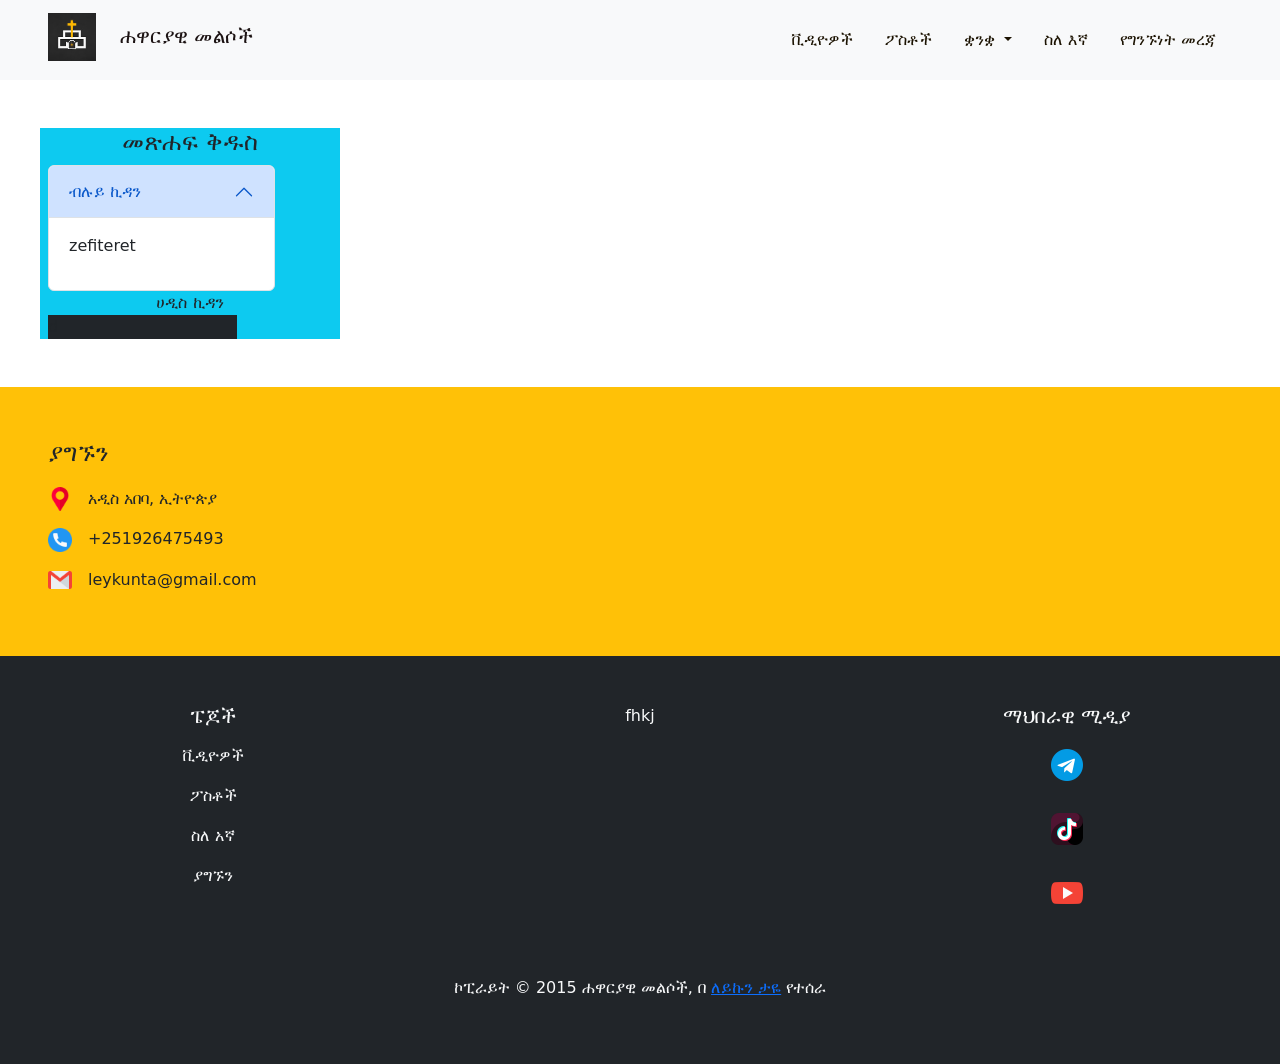
<file: HTML/Amharic/bible.html>
<!DOCTYPE html>
<html lang="am">

<head>
  <meta charset="UTF-8" />
  <meta name="viewport" content="width=device-width, initial-scale=1.0" />
  <meta name="description" content="" />
  <meat name="keywords" content="" />
  <link rel="stylesheet" href="../../bootstrap-5.3.0-alpha1/dist/css/bootstrap.css" />
  <link rel="stylesheet" href="../../CSS/Portfolio.css" />
  <script src="../../bootstrap-5.3.0-alpha1/dist/js/bootstrap.bundle.js"></script>
  <link rel="icon" href="../Image/favicon.ico" />
  <title>ሐዋርያዊ መልሶች | መጽሐፍ ቅዱስ</title>
</head>

<body>
  <div class="container-fliud d-flex flex-column">
    <nav class="navbar navbar-expand-lg navbar-light bg-light">
      <div class="container-fluid px-5">
        <a class="navbar-brand" href="../Amharic/index.html">
          <img src="../../Image/Apostlic Answer.jpg" alt="brand photo" style="width: 3rem;" class="float-start me-4" />
          <p class="brand mt-2">ሐዋርያዊ መልሶች</p>
        </a>
        <button class="navbar-toggler" type="button" data-bs-toggle="collapse" data-bs-target="#navbarSupportedContent"
          aria-controls="navbarSupportedContent" aria-expanded="false" aria-label="Toggle navigation">
          <span class="navbar-toggler-icon"></span>
        </button>
        <div class="collapse navbar-collapse" id="navbarSupportedContent">
          <ul class="navbar-nav ms-auto mb-2 mb-lg-0">
            <li class="nav-item">
              <a class="nav-link mx-2" aria-current="page" href="../videos.html">ቪዲዮዎች</a>
            </li>
            <li class="nav-item mx-2">
              <a class="nav-link" aria-current="page" href="../Amharic/posts.html">ፖስቶች</a>
            </li>
            <li class="nav-item dropdown mx-2">
              <a class="nav-link dropdown-toggle" href="#" id="navbarDropdown" role="button" data-bs-toggle="dropdown"
                aria-expanded="false">
                ቋንቋ
              </a>
              <ul class="dropdown-menu" aria-labelledby="navbarDropdown">
                <li><a class="dropdown-item" href="../../index.html">እንግሊዘኛ</a></li>
                <li><a class="dropdown-item" href="index.html">አማርኛ</a></li>
              </ul>
            </li>
            <li class="nav-item mx-2">
              <a class="nav-link" href="../Amharic/about.html">ስለ እኛ</a>
            </li>
            <li class="nav-item mx-2">
              <a class="nav-link" href="../contact.html">የግንኙነት መረጃ</a>
            </li>
          </ul>
        </div>
      </div>
    </nav>
    <div class="container-fluid p-5">
      <div class="row g-3">
        <div class="col-md-3 position-sticky top-0 bg-info">
          <h4 class="text-center">መጽሐፍ ቅዱስ</h4>
          <div>
            <div class="accordion " id="accordionExample">
              <div class="accordion-item">
                <h2 class="accordion-header text-center" id="headingOne">
                  <button class="accordion-button mx-auto" type="button" data-bs-toggle="collapse" data-bs-target="#collapseOne"
                    aria-expanded="true" aria-controls="collapseOne">
                    ብሉይ ኪዳን
                  </button>
                </h2>
                <div id="collapseOne" class="accordion-collapse collapse show" aria-labelledby="headingOne"
                  data-bs-parent="#accordionExample">
                  <div class="accordion-body">
                          <ul class="list-unstyled">
                            <li>zefiteret</li>
                          </ul>
                  </div>
                </div>
              </div>
          </div>
          <div class="text-center">ሀዲስ ኪዳን</div>
        </div>
        <div class="col-md-8 bg-dark">d</div>
      </div>
    </div>
    </div>
    <div class="bg-warning p-5 text-start info">
      <p class="fs-4">ያግኙን</p>
      <p><img class="img-fluid me-3" src="../../Image/placeholder.png" alt="" />አዲስ አበባ, ኢትዮጵያ</p>
      <p><img class="img-fluid me-3" src="../../Image/telephone.png" alt="" />+251926475493</p>
      <p><img class="img-fluid me-3" src="../../Image/gmail.png" alt="" />leykunta@gmail.com</p>
    </div>
    <div class="x-md-5 bg-dark text-light pb-5 d-block">
      <div class="d-flex flex-row justify-content-around mx-auto pt-5">
        <div class="text-center" style="width: 25vw;">
          <h5 class="text-center">ፔጆች</h5>
          <ul class="list-unstyled">
            <li><a class="d-block text-decoration-none text-light my-3 link-primary" href="../videos">ቪዲዮዎች</a></li>
            <li><a class="d-block text-decoration-none text-light my-3 link-primary"
                href="../Amharic/posts.html posts.html">ፖስቶች</a></li>
            <li><a class="d-block text-decoration-none text-light my-3 link-primary" href="../Amharic/about.html">ስለ
                አኛ</a></li>
            <li<a class="d-block text-decoration-none text-light my-3 link-primary" href="../contact">ያግኙን</a></li>
          </ul>
        </div>
        <div class="text-center" style="width: 25vw;">
          fhkj
        </div>
        <div class="text-center" style="width: 25vw;">
          <h5 class="d-inline-block">ማህበራዊ ሚዲያ</h5><br />
          <a href="" target="_blank">
            <div class="con mx-auto"><img class="social" src="../../Image/telegram.png" alt="" /></div>
          </a>
          <a href="" target="_blank">
            <div class="con mx-auto"><img class="social" src="../../Image/tiktok.png" alt="" /></div>
          </a>
          <a href="https://www.youtube.com/@apostolicanswers-56" target="_blank">
            <div class="con mx-auto"><img class="social" src="../../Image/youtube.png" alt="" /></div>
          </a>
        </div>
      </div>
      <p class="text-center mt-5">ኮፒራይት © 2015 ሐዋርያዊ መልሶች, በ
        <a href="Leykun Taye.com" target="_blank">ለይኩን ታዬ</a> የተሰራ
      </p>
    </div>
  </div>
</body>

</html>
</file>
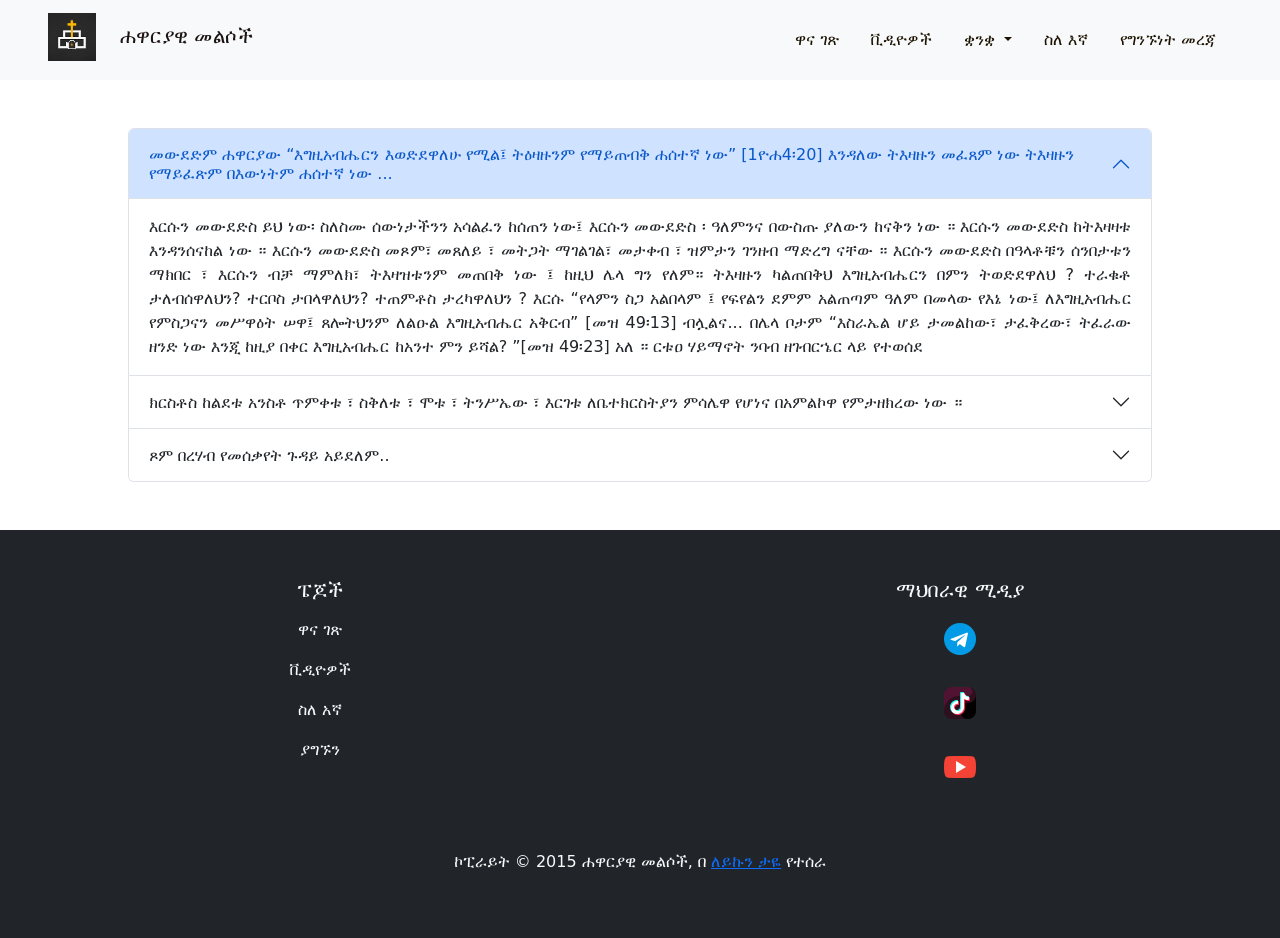
<file: HTML/Amharic/posts.html>
<!DOCTYPE html>
<html lang="en">

<head>
  <meta charset="UTF-8" />
  <meta name="viewport" content="width=device-width, initial-scale=1.0" />
  <meta name="description" content="" />
  <meat name="keywords" content="" />
  <link rel="stylesheet" href="../../bootstrap-5.3.0-alpha1/dist/css/bootstrap.css" />
  <link rel="stylesheet" href="../../CSS/Portfolio.css" />
  <script src="../../bootstrap-5.3.0-alpha1/dist/js/bootstrap.bundle.js"></script>
  <link rel="icon" href="../Image/favicon.ico" />
  <title>ሐዋርያዊ መልሶች | ፖስቶች</title>
</head>

<body>
  <div class="container-fliud d-flex flex-column">
    <nav class="navbar navbar-expand-lg navbar-light bg-light">
      <div class="container-fluid px-5">
        <a class="navbar-brand" href="../Amharic/index.html">
          <img src="../../Image/Apostlic Answer.jpg" alt="brand photo" style="width: 3rem;" class="float-start me-4" />
          <p class="brand mt-2">ሐዋርያዊ መልሶች</p>
        </a>
        <button class="navbar-toggler" type="button" data-bs-toggle="collapse" data-bs-target="#navbarSupportedContent"
          aria-controls="navbarSupportedContent" aria-expanded="false" aria-label="Toggle navigation">
          <span class="navbar-toggler-icon"></span>
        </button>
        <div class="collapse navbar-collapse" id="navbarSupportedContent">
          <ul class="navbar-nav ms-auto mb-2 mb-lg-0">
            <li class="nav-item">
              <a class="nav-link mx-2" aria-current="page" href="../Amharic/index.html">ዋና ገጽ</a>
            </li>
            <li class="nav-item mx-2">
              <a class="nav-link" aria-current="page" href="../videos.html">ቪዲዮዎች</a>
            </li>
            <li class="nav-item dropdown mx-2">
              <a class="nav-link dropdown-toggle" id="navbarDropdown" role="button" data-bs-toggle="dropdown" aria-expanded="false">
                ቋንቋ
              </a>
              <ul class="dropdown-menu" aria-labelledby="navbarDropdown">
                <li><a class="dropdown-item" href="../English/posts.html">እንግሊዘኛ</a></li>
                <li><a class="dropdown-item" href="posts.html">አማርኛ</a></li>
              </ul>
            </li>
            <li class="nav-item mx-2">
              <a class="nav-link" href="about.html">ስለ እኛ</a>
            </li>
            <li class="nav-item mx-2">
              <a class="nav-link" href="../contact.html">የግንኙነት መረጃ</a>
            </li>
          </ul>
        </div>
      </div>
    </nav>
    <div class="">
      <div class="accordion mx-auto my-5" id="accordionExample">
        <div class="accordion-item">
          <h2 class="accordion-header text-center" id="headingOne">
            <button class="accordion-button" type="button" data-bs-toggle="collapse" data-bs-target="#collapseOne"
              aria-expanded="true" aria-controls="collapseOne">
              መውደድም ሐዋርያው “እግዚአብሔርን እወድደዋለሁ የሚል፤ ትዕዛዙንም የማይጠብቅ ሐሰተኛ ነው” [1ዮሐ4፡20] እንዳለው ትእዛዙን መፈጸም ነው ትእዛዙን የማይፈጽም በእውነትም ሐሰተኛ ነው ...
            </button>
          </h2>
          <div id="collapseOne" class="accordion-collapse collapse show" aria-labelledby="headingOne"
            data-bs-parent="#accordionExample">
            <div class="accordion-body">
              እርሱን መውደድስ ይህ ነው፡ ስለስሙ ሰውነታችንን አሳልፈን ከሰጠን ነው፤ እርሱን መውደድስ ፡ ዓለምንና በውስጡ ያለውን ከናቅን ነው ። እርሱን መውደድስ ከትእዛዛቱ እንዳንሰናከል ነው ።
              እርሱን መውደድስ መጾም፣ መጸለይ ፣ መትጋት ማገልገል፣ መታቀብ ፣ ዝምታን ገንዘብ ማድረግ ናቸው ። እርሱን መውደድስ በዓላቶቹን ሰንበታቱን ማክበር ፣ እርሱን ብቻ ማምለክ፣ ትእዛዝቱንም
              መጠበቅ ነው ፤ ከዚህ ሌላ ግን የለም። ትእዛዙን ካልጠበቅህ እግዚአብሔርን በምን ትወድደዋለህ ? ተራቁቶ ታለብሰዋለህን? ተርቦስ ታበላዋለህን? ተጠምቶስ ታረካዋለህን ? እርሱ “የላምን ስጋ
              አልበላም ፤ የፍየልን ደምም አልጠጣም ዓለም በመላው የእኔ ነው፤ ለእግዚአብሔር የምስጋናን መሥዋዕት ሠዋ፤ ጸሎትህንም ለልዑል እግዚአብሔር አቅርብ” [መዝ 49፡13] ብሏልና... በሌላ ቦታም
              “እስራኤል ሆይ ታመልከው፣ ታፈቅረው፣ ትፈራው ዘንድ ነው እንጂ ከዚያ በቀር እግዚአብሔር ከአንተ ምን ይሻል? ”[መዝ 49፡23] አለ ።
              
              ርቱዐ ሃይማኖት ንባብ ዘገብርኄር ላይ የተወሰደ
            </div>
          </div>
        </div>
        <div class="accordion-item">
          <h2 class="accordion-header" id="headingTwo">
            <button class="accordion-button collapsed" type="button" data-bs-toggle="collapse" data-bs-target="#collapseTwo"
              aria-expanded="false" aria-controls="collapseTwo">
              ክርስቶስ ከልደቱ አንስቶ ጥምቀቱ ፣ ስቅለቱ ፣ ሞቱ ፣ ትንሥኤው ፣ እርገቱ ለቤተክርስትያን ምሳሌዋ የሆነና በአምልኮዋ የምታዘክረው ነው ።
            </button>
          </h2>
          <div id="collapseTwo" class="accordion-collapse collapse" aria-labelledby="headingTwo"
            data-bs-parent="#accordionExample">
            <div class="accordion-body">
              ለዚህ ማሳያ የሚሆነን ብርሃነ መለኮቱን የገለጠበት ደብረ ታቦር ነው[ማቴ 17:1-9] ፤ ልክ በደብረ ታቦር ነቢያትና ሐዋርያት እንደተገናኙ በቤተ ክርስቲያንም የነቢያትና የሐዋርያት መጻሕፍት
              ሲነበቡ ሲተረጎሙ ይኖርሉ ። በደብረ ታቦር ደናግላን ከተጋቡት ጋር ሕብረት እንደነበራቸው ሁሉ ቤተክርስትያንም በድንግል ና የሚኖሩም በጋብቻ የሚኖሩም ሰዎች በጋራ የሚያስቀድሱባት ናት ።
              ከብሔረ ሙታን ሙሴ ከብሔረ ሕያዋን ኤልያስ እና ሐዋርያት ህብረት እንደነበራቸው ሁሉ በቤተክርስትያንም ሕያዋን ከሙታን ጋር ህብረት አላቸው አንዱ ለሌላው ሲጸልዩ ይኖራሉና። ልክ በደብረ ታቦር
              ጌታ ብርሀነ መለኮቱን አብርቶ አምላክነቱን እንደገለጠ በቤተክርስትያንም ሁል ጊዜ የክርስቶስ የባህርይ አምላክነት ይገለጥባታል ይመሰከርባታል ። በተራራው አምስት ሆነው ይህንን ምስጢር አይተው
              አገልግለዋል በቤተ መቅደስ አምስት ቀዳስያን ቅዱስ ሚስጥርን ያገለግላሉና ነው ። ቅዱስ ጴጥሮስ በዚህ ቦታ ማደሪያ እንሥራ ማለቱ ቤተክርስትያን በተራራ ላይ ትሰራለችና ነው(የእግዚአብሔር ቤት
              በተራራ ላይ መሠራቱ በነቢዩ ኢሳይያስ አቀድሞ የተነገረ ትንቢት ጭምር ነው ኢሳ 2፡2 ) ። ጌታ አብርቶ መልኩ መለወጡ ኅብስቱ እና ወይኑ ተለውጠው ሥጋ እግዚአብሔር ደመ እግዚአብሔር ይሆናሉና
              ነው ። ደብረ ታቦር ብቻውን በዚህ ሁሉ ለቤተክርስትያን ምሳሌዋ ነው ።
              
              በቅዳሴ ተገኝቶ ከአምልኮ መካፋል ከደብረ ታቦር እንደሚያካፍለን ሁሉ ከጌቴሴማኒ ያካፋለናል ፤ በጌቴሴማኒ ጌታ ወደ ፈተና እንዳትገቡ ትጉና ጸልዩ እንዳለን በቤተክርስትያንም “አቤቱ ወደ ፈተና
              አታግባን ” ብለን እንድንጸልይ ታዘናለች ። ጌቴሴማኒ በቤተክርስትያንም አለ ። በቀራንዮ በመስቀል ስጋውን ቆርሶ ደሙን አፍሶ መስዋዕት እንዳቀረበ ቤተክርስትያንም ያንኑ መስዋዕት
              በመንበሩ(ታቦት) ታቀርበዋለች ። ስጋው የተቆረሰበት ደሙ የፈሰሰበት ቀራንዮ በቤተክርስትያን አለ ። የእግዚአብሔር ልጅነታንችን የሚታወጅበት ዮርዳኖስ ቤተክርስትያን አለ ። ከተጠመቅን በኋላ
              ለ40 ቀን የምንጋደለብት ቆሮንቶስ በቤተክርስትያን አለ ። በአጠቃላይ ክርስቶስ የሄደበት በቤተክርስትያን የማንቀርብበት የለም ራስ ካለበት አካል ይኖራልና
            </div>
          </div>
        </div>
        <div class="accordion-item">
          <h2 class="accordion-header" id="headingThree">
            <button class="accordion-button collapsed" type="button" data-bs-toggle="collapse" data-bs-target="#collapseThree"
              aria-expanded="false" aria-controls="collapseThree">
              ጾም በረሃብ የመሰቃየት ጉዳይ አይደለም..
            </button>
          </h2>
          <div id="collapseThree" class="accordion-collapse collapse" aria-labelledby="headingThree"
            data-bs-parent="#accordionExample">
            <div class="accordion-body">
              ሥጋዊ ነገሮች ለምሳሌ ጊዜን በፊልም ብንጨርሰው አሁንም እዛው አለማዊ ነገር ላይ ተንጠልጥለናል.. እና ደግሞ ሰውን ከማስከፋትና ኃጢአቶችንም ከማድረግ እንራቅ
              በተቻለን አቅም ሁሉ ኢየሱስን እያሰብን እንዋል.. የሆነ የሆነ ሰዓት ላይ አጫጭር ጸሎቶችን እንጸልይ.. 
              ለምሳሌ ፡ ጌታ ኢየሱስ ክርስቶስ የእግዚአብሔር ልጅ እኔን ኃጢአተኛውን/ዋን ማረኝ   
              ይሄማ የጾም ጸሎት ጊዜ በመንፈሳዊ ሕይወታችን አንድ ደረጃ ከፍ የምንልባት ናት.. ግድ ነው  

              መልካም ጾም ጸሎት

            </div>
          </div>
        </div>
      </div>
    </div>
    <div class="x-md-5 bg-dark text-light pb-5 d-block">
      <div class="d-flex flex-row justify-content-around mx-auto pt-5">
        <div class="text-center" style="width: 25vw;">
          <h5 class="text-center">ፔጆች</h5>
          <ul class="list-unstyled">
            <li><a class="d-block text-decoration-none text-light my-3 link-primary" href="../Amharic/index.html">ዋና ገጽ</a></li>
            <li><a class="d-block text-decoration-none text-light my-3 link-primary" href="../videos.html">ቪዲዮዎች</a>
            </li>
            <li><a class="d-block text-decoration-none text-light my-3 link-primary" href="about.html">ስለ አኛ</a>
            </li>
            <li><a class="d-block text-decoration-none text-light my-3 link-primary" href="../contact.html">ያግኙን</a>
            </li>
          </ul>
        </div>
        <div class="text-center" style="width: 25vw;">
          <h5 class="d-inline-block">ማህበራዊ ሚዲያ</h5><br />
          <a href="https://t.me/Apostolic_Answers" target="_blank">
            <div class="con mx-auto"><img class="social" src="../../Image/telegram.png" alt="" /></div>
          </a>
          <a href="https://www.tiktok.com/@apostolicanswers" target="_blank">
            <div class="con mx-auto"><img class="social" src="../../Image/tiktok.png" alt="" /></div>
          </a>
          <a href="https://www.youtube.com/@apostolicanswers-56" target="_blank">
            <div class="con mx-auto"><img class="social" src="../../Image/youtube.png" alt="" /></div>
          </a>
        </div>
      </div>
      <p class="text-center mt-5">ኮፒራይት © 2015 ሐዋርያዊ መልሶች, በ
        <a href="Leykun Taye.com" target="_blank">ለይኩን ታዬ</a> የተሰራ
      </p>
    </div>
  </div>
</body>

</html>
</file>
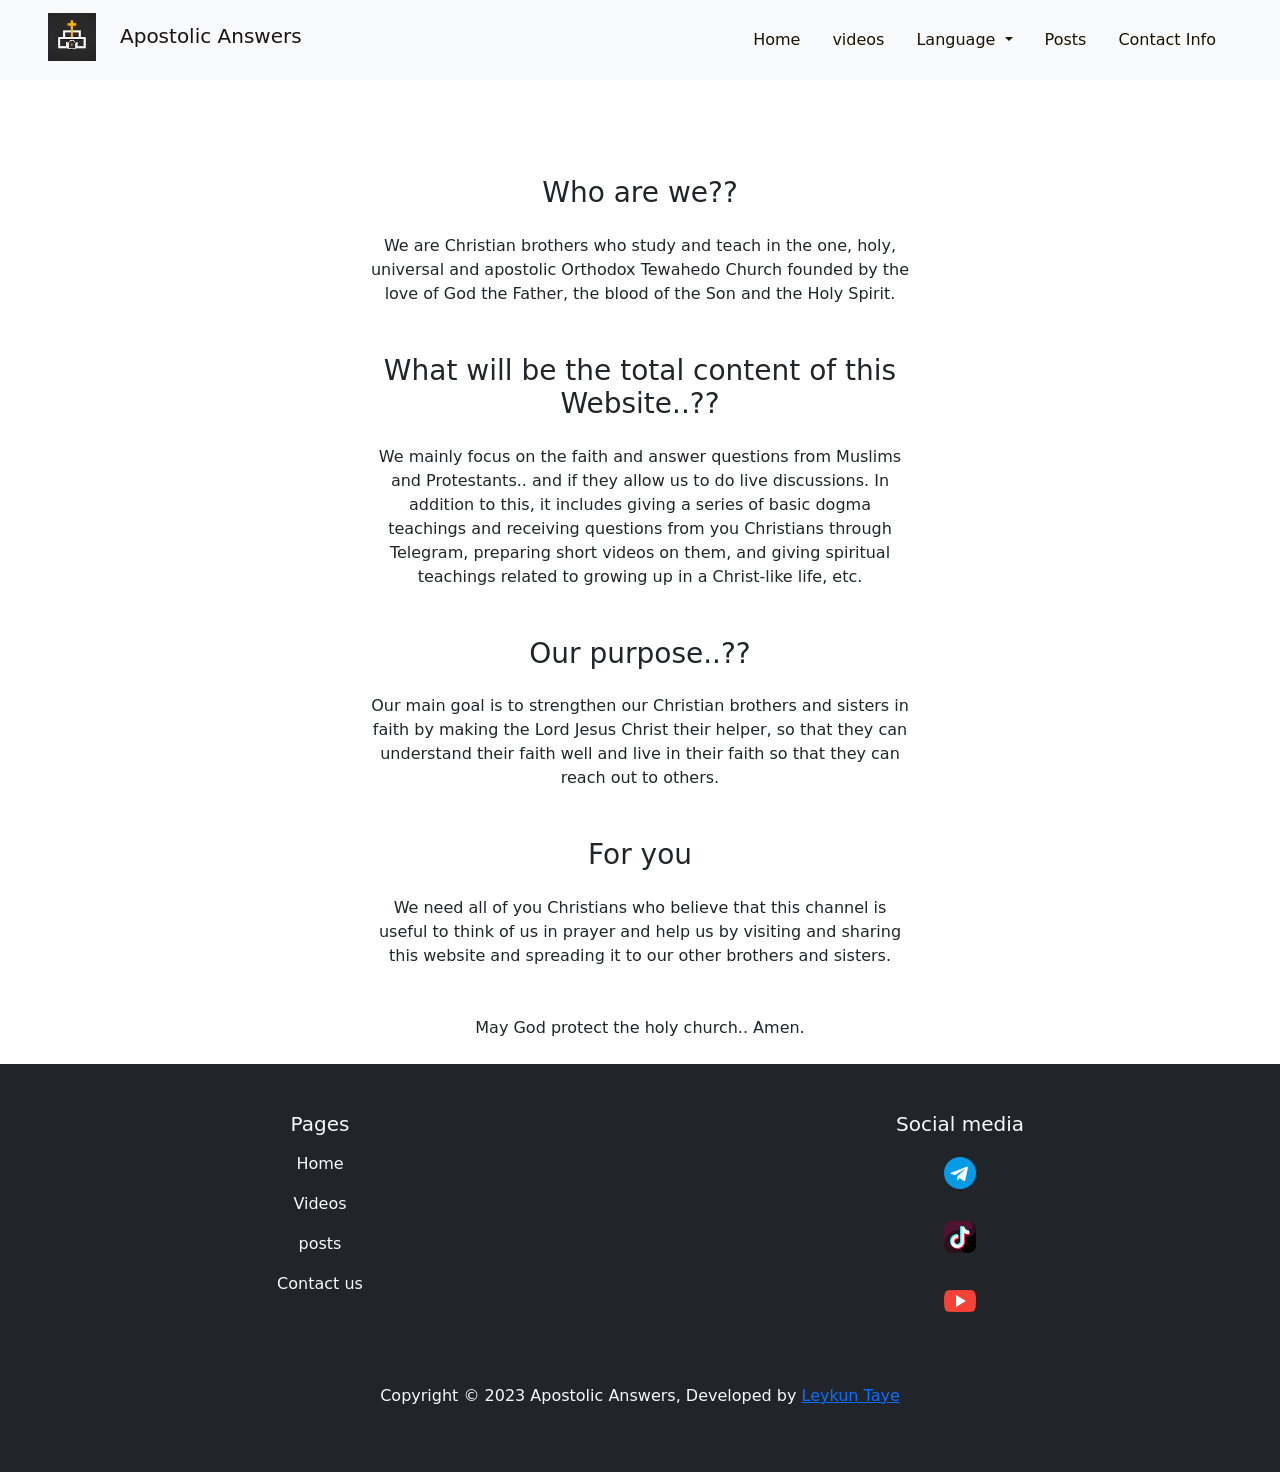
<file: HTML/English/about.html>
<!DOCTYPE html>
<html lang="en">

<head>
  <meta charset="UTF-8" />
  <meta name="viewport" content="width=device-width, initial-scale=1.0" />
  <meta name="description" content="" />
  <meat name="keywords" content="" />
  <link rel="stylesheet" href="../../bootstrap-5.3.0-alpha1/dist/css/bootstrap.css" />
  <link rel="stylesheet" href="../../CSS/about.css" />
  <script src="../../bootstrap-5.3.0-alpha1/dist/js/bootstrap.bundle.js"></script>
  <link rel="icon" href="../../Image/favicon.ico" />
  <title>Apostolic Answers | videos</title>
</head>

<body>
  <div class="container-fliud d-flex flex-column">
    <nav class="navbar navbar-expand-lg navbar-light bg-light">
      <div class="container-fluid px-5">
        <a class="navbar-brand" href="../../index.html">
          <img src="../../Image/Apostlic Answer.jpg" alt="brand photo" style="width: 3rem;" class="float-start me-4" />
          <p class="brand mt-2 d-none d-md-block">Apostolic Answers</p>
        </a>
        <button class="navbar-toggler" type="button" data-bs-toggle="collapse" data-bs-target="#navbarSupportedContent"
          aria-controls="navbarSupportedContent" aria-expanded="false" aria-label="Toggle navigation">
          <span class="navbar-toggler-icon"></span>
        </button>
        <div class="collapse navbar-collapse" id="navbarSupportedContent">
          <ul class="navbar-nav ms-auto mb-2 mb-lg-0">
            <li class="nav-item">
              <a class="nav-link mx-2" aria-current="page" href="../../index.html">Home</a>
            </li>
            <li class="nav-item mx-2">
              <a class="nav-link" aria-current="page" href="../videos.html">videos</a>
            </li>
            <li class="nav-item dropdown mx-2">
              <a class="nav-link dropdown-toggle" id="navbarDropdown" role="button" data-bs-toggle="dropdown"
                aria-expanded="false">
                Language
              </a>
              <ul class="dropdown-menu" aria-labelledby="navbarDropdown">
                <li><a class="dropdown-item" href="about.html">English</a></li>
                <li><a class="dropdown-item" href="../Amharic/about.html">Amharic</a></li>
              </ul>
            </li>
            <li class="nav-item mx-2">
              <a class="nav-link" href="posts.html">Posts</a>
            </li>
            <li class="nav-item mx-2">
              <a class="nav-link" href="../contact.html">Contact Info</a>
            </li>
          </ul>
        </div>
      </div>
    </nav>
    <div class="w-50 px-5 pt-5 mx-auto text-center paragraph">
      <h3 class="mt-5 mb-4">Who are we??</h3>
      <p>
      We are Christian brothers who study and teach in the one, holy, universal and apostolic Orthodox Tewahedo Church founded
      by the love of God the Father, the blood of the Son and the Holy Spirit.</p>
      <h3 class="mt-5 mb-4">What will be the total content of this Website..??</h3>
      <p>
        We mainly focus on the faith and answer questions from Muslims and Protestants.. and if they allow us to do live
        discussions. In addition to this, it includes giving a series of basic dogma teachings and receiving questions from you
        Christians through Telegram, preparing short videos on them, and giving spiritual teachings related to growing up in a
        Christ-like life, etc.</p>
      <h3 class="mt-5 mb-4">Our purpose..??</h3>
      <p>
        Our main goal is to strengthen our Christian brothers and sisters in faith by making the Lord Jesus Christ their helper,
        so that they can understand their faith well and live in their faith so that they can reach out to others.</p>
      <h3 class="mt-5 mb-4">For you</h3>
      <p>
        We need all of you Christians who believe that this channel is useful to think of us in prayer and help us by
        visiting and sharing this website and spreading it to our other brothers and sisters.</p>
      <p class="mt-5 mb-4">May God protect the holy church.. Amen.</p>
      </div>
    <div class="x-md-5 bg-dark text-light pb-5 d-block">
      <div class="d-flex flex-row justify-content-around mx-auto pt-5">
        <div class="text-center" style="width: 25vw;">
          <h5 class="text-center">Pages</h5>
          <ul class="list-unstyled">
            <li><a class="d-block text-decoration-none text-light my-3 link-primary" href="../../index.html">Home</a></li>
            <li><a class="d-block text-decoration-none text-light my-3 link-primary" href="../videos.html">Videos</a></li>
            <li><a class="d-block text-decoration-none text-light my-3 link-primary" href="posts.html">posts</a></li>
            <li><a class="d-block text-decoration-none text-light my-3 link-primary" href="../contact.html">Contact us</a>
              </li>
          </ul>
        </div>
        <div class="text-center" style="width: 25vw;">
          <h5 class="d-inline-block">Social media</h5><br />
          <a href="https://t.me/Apostolic_Answers" target="_blank">
            <div class="con mx-auto"><img class="social" src="../../Image/telegram.png" alt="" /></div>
          </a>
          <a href="https://www.tiktok.com/@apostolicanswers" target="_blank">
            <div class="con mx-auto"><img class="social" src="../../Image/tiktok.png" alt="" /></div>
          </a>
          <a href="https://www.youtube.com/@apostolicanswers-56" target="_blank">
            <div class="con mx-auto"><img class="social" src="../../Image/youtube.png" alt="" /></div>
          </a>
        </div>
      </div>
      <p class="text-center mt-5">Copyright © 2023 Apostolic Answers, Developed by
        <a href="Leykun Taye.com" target="_blank">Leykun Taye</a>
      </p>
    </div>
  </div>
</body>

</html>
</file>
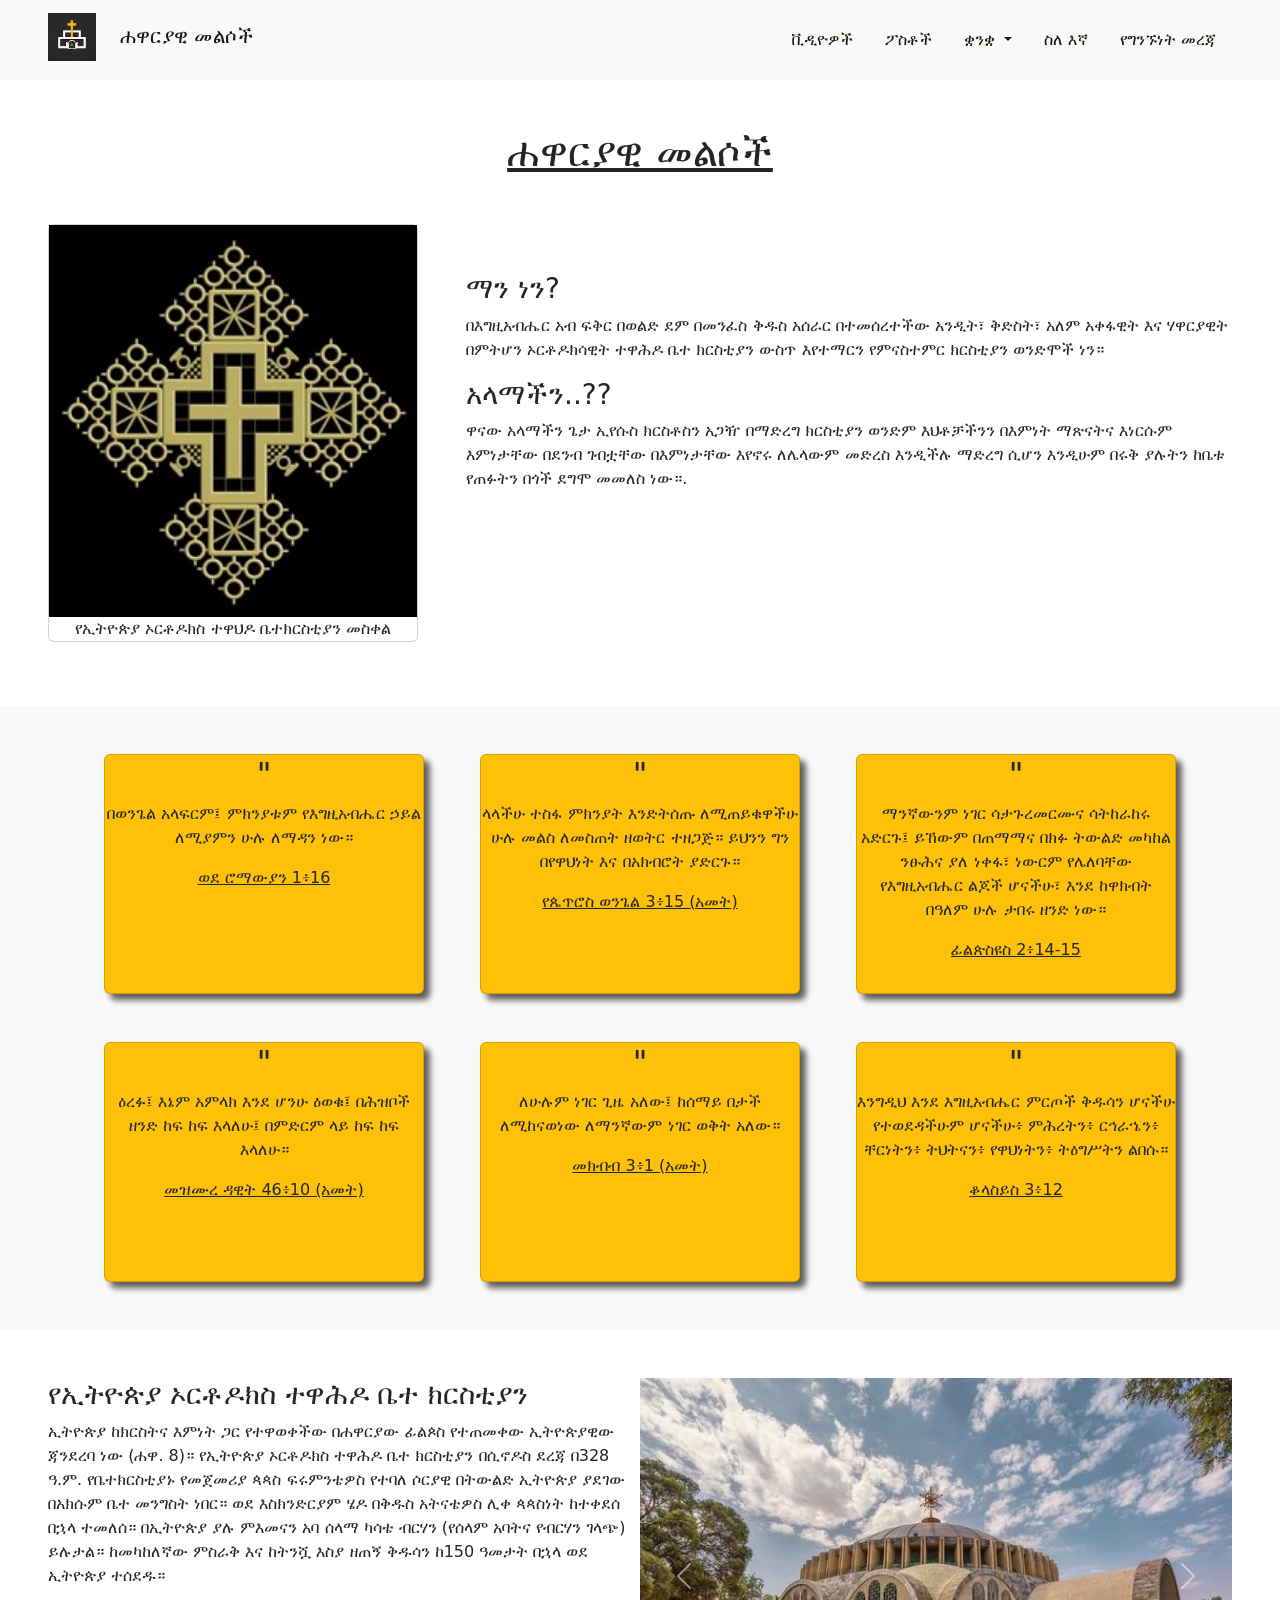
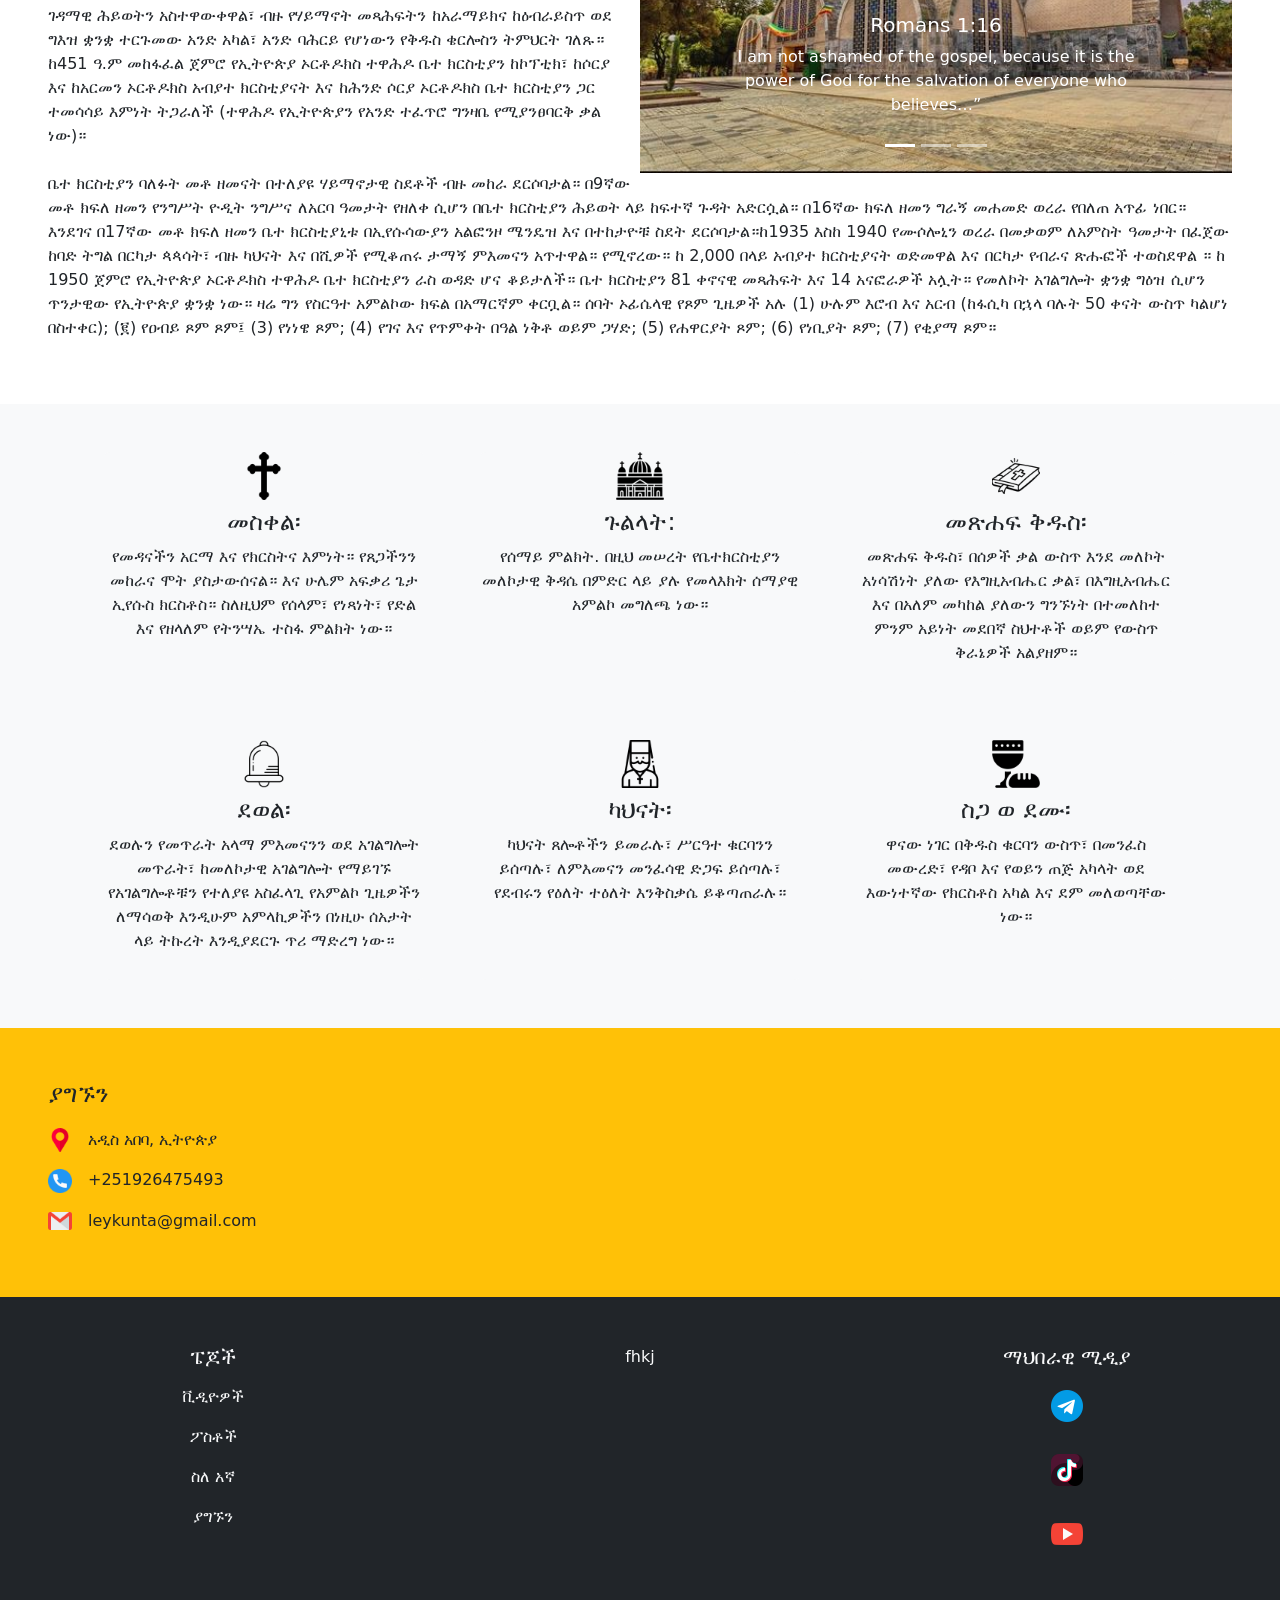
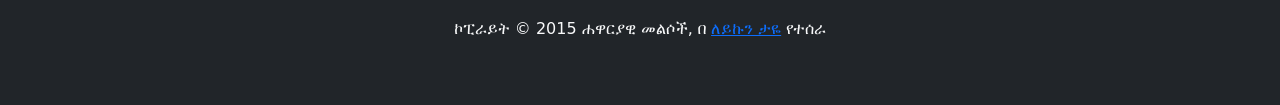
<file: HTML/English/bible.html>
<!DOCTYPE html>
<html lang="am">

<head>
  <meta charset="UTF-8" />
  <meta name="viewport" content="width=device-width, initial-scale=1.0" />
  <meta name="description" content="" />
  <meat name="keywords" content="" />
  <link rel="stylesheet" href="../../bootstrap-5.3.0-alpha1/dist/css/bootstrap.css" />
  <link rel="stylesheet" href="../../CSS/Portfolio.css" />
  <script src="../../bootstrap-5.3.0-alpha1/dist/js/bootstrap.bundle.js"></script>
  <link rel="icon" href="../Image/favicon.ico" />
  <title>ሐዋርያዊ መልሶች | ዋና ገጽ</title>
</head>

<body>
  <div class="container-fliud d-flex flex-column">
    <nav class="navbar navbar-expand-lg navbar-light bg-light">
      <div class="container-fluid px-5">
        <a class="navbar-brand" href="../Amharic/index.html">
          <img src="../../Image/Apostlic Answer.jpg" alt="brand photo" style="width: 3rem;" class="float-start me-4" />
          <p class="brand mt-2">ሐዋርያዊ መልሶች</p>
        </a>
        <button class="navbar-toggler" type="button" data-bs-toggle="collapse" data-bs-target="#navbarSupportedContent"
          aria-controls="navbarSupportedContent" aria-expanded="false" aria-label="Toggle navigation">
          <span class="navbar-toggler-icon"></span>
        </button>
        <div class="collapse navbar-collapse" id="navbarSupportedContent">
          <ul class="navbar-nav ms-auto mb-2 mb-lg-0">
            <li class="nav-item">
              <a class="nav-link mx-2" aria-current="page" href="../videos.html">ቪዲዮዎች</a>
            </li>
            <li class="nav-item mx-2">
              <a class="nav-link" aria-current="page" href="../Amharic/posts.html">ፖስቶች</a>
            </li>
            <li class="nav-item dropdown mx-2">
              <a class="nav-link dropdown-toggle" href="#" id="navbarDropdown" role="button" data-bs-toggle="dropdown"
                aria-expanded="false">
                ቋንቋ
              </a>
              <ul class="dropdown-menu" aria-labelledby="navbarDropdown">
                <li><a class="dropdown-item" href="../../index.html">እንግሊዘኛ</a></li>
                <li><a class="dropdown-item" href="index.html">አማርኛ</a></li>
              </ul>
            </li>
            <li class="nav-item mx-2">
              <a class="nav-link" href="../Amharic/about.html">ስለ እኛ</a>
            </li>
            <li class="nav-item mx-2">
              <a class="nav-link" href="../contact.html">የግንኙነት መረጃ</a>
            </li>
          </ul>
        </div>
      </div>
    </nav>
    <div class="m-5">
      <h1 class="h1 text-center mb-5 text-decoration-underline">ሐዋርያዊ መልሶች</h1>
      <div class="card float-start me-5 mb-3 style=" width: 20rem;>
        <img src="../../Image/ethiopian-orthodox-church-cross-.jpg" alt="ethiopian-crosses" style="width: 23rem;"
          class="img-fluid float-start" />
        <p class="card-text text-center">የኢትዮጵያ ኦርቶዶክስ ተዋህዶ ቤተክርስቲያን መስቀል</p>
      </div>
      <div class="ms-1 pt-5">
        <h3>ማን ነን?</h3>
        <p>በእግዚአብሔር አብ ፍቅር በወልድ ደም በመንፈስ ቅዱስ አሰራር በተመሰረተችው አንዲት፣ ቅድስት፣ አለም አቀፋዊት እና ሃዋርያዊት በምትሆን ኦርቶዶክሳዊት ተዋሕዶ ቤተ ክርስቲያን
          ውስጥ እየተማርን
          የምናስተምር ክርስቲያን ወንድሞች ነን።</p>
        <h3>አላማችን..??</h3>
        <p>ዋናው አላማችን ጌታ ኢየሱስ ክርስቶስን አጋዥ በማድረግ ክርስቲያን ወንድም እህቶቻችንን በእምነት ማጽናትና እነርሱም እምነታቸው በደንብ ገብቷቸው በእምነታቸው እየኖሩ ለሌላውም
          መድረስ እንዲችሉ
          ማድረግ ሲሆን እንዲሁም በሩቅ ያሉትን ከቤቱ የጠፉትን በጎች ደግሞ መመለስ ነው።.</p>
      </div>
    </div>
    <div class="d-flex flex-row flex-wrap justify-content-evenly bg-light px-5 pt-5">
      <div class="card cards bg-warning">
        <div class="h2 text-center">"</div>
        <span class="card-text text-center">በወንጌል አላፍርም፤ ምክንያቱም የእግዚአብሔር ኃይል ለሚያምን ሁሉ ለማዳን ነው።</span>
        <p class="text-center mt-3 text-decoration-underline">ወደ ሮማውያን 1፥16</p>
      </div>
      <div class="card cards bg-warning">
        <div class="h2 text-center">"</div>
        <span class="card-text text-center">ላላችሁ ተስፋ ምክንያት እንድትሰጡ ለሚጠይቁዋችሁ ሁሉ መልስ ለመስጠት ዘወትር ተዘጋጅ። ይህንን ግን በየዋህነት እና
          በአክብሮት ያድርጉ።</span>
        <p class="text-center mt-3 text-decoration-underline">የጴጥሮስ ወንጌል 3፥15 (አመት)</p>
      </div>
      <div class="card cards bg-warning">
        <div class="h2 text-center">"</div>
        <span class="card-text text-center">ማንኛውንም ነገር ሳታጉረመርሙና ሳትከራከሩ አድርጉ፤ ይኸውም በጠማማና በክፉ ትውልድ መካከል ንፁሕና ያለ ነቀፋ፣ ነውርም
          የሌለባቸው የእግዚአብሔር ልጆች ሆናችሁ፣ እንደ ከዋክብት በዓለም ሁሉ
          ታበሩ ዘንድ ነው።</span>
        <p class="text-center mt-3 text-decoration-underline">ፊልጵስዩስ 2፥14-15</p>
      </div>
      <div class="card cards bg-warning">
        <div class="h2 text-center">"</div>
        <span class="card-text text-center">ዕረፉ፤ እኔም አምላክ እንደ ሆንሁ ዕወቁ፤ በሕዝቦች ዘንድ ከፍ ከፍ እላለሁ፤ በምድርም ላይ ከፍ ከፍ እላለሁ።</span>
        <p class="text-center mt-3 text-decoration-underline">መዝሙረ ዳዊት 46፥10 (አመት)</p>
      </div>
      <div class="card cards bg-warning">
        <div class="h2 text-center">"</div>
        <span class="card-text text-center">ለሁሉም ነገር ጊዜ አለው፤ ከሰማይ በታች ለሚከናወነው ለማንኛውም ነገር ወቅት አለው።</span>
        <p class="text-center mt-3 text-decoration-underline">መክብብ 3፥1 (አመት)</p>
      </div>
      <div class="card cards bg-warning">
        <div class="h2 text-center">"</div>
        <span class="card-text text-center">እንግዲህ እንደ እግዚአብሔር ምርጦች ቅዱሳን ሆናችሁ የተወደዳችሁም ሆናችሁ፥ ምሕረትን፥ ርኅራኄን፥ ቸርነትን፥ ትህትናን፥
          የዋህነትን፥ ትዕግሥትን ልበሱ።</span>
        <p class="text-center mt-3 text-decoration-underline">ቆላስይስ 3፥12</p>
      </div>
    </div>
    <div class="d-none d-md-block p-5">
      <div id="carouselExampleCaptions" class="carousel slide float-end w-50 ms-2" data-bs-ride="carousel">
        <div class="carousel-indicators">
          <button type="button" data-bs-target="#carouselExampleCaptions" data-bs-slide-to="0" class="active"
            aria-current="true" aria-label="Slide 1"></button>
          <button type="button" data-bs-target="#carouselExampleCaptions" data-bs-slide-to="1"
            aria-label="Slide 2"></button>
          <button type="button" data-bs-target="#carouselExampleCaptions" data-bs-slide-to="2"
            aria-label="Slide 3"></button>
        </div>
        <div class="carousel-inner">
          <div class="carousel-item active">
            <img src="../../Image/Axum Tsion.jpg" class="d-block w-100" alt="...">
            <div class="carousel-caption d-none d-md-block">
              <h5>Romans 1:16</h5>
              <p>I am not ashamed of the gospel, because it is the power of God for the salvation of everyone who
                believes…”
              </p>
            </div>
          </div>
          <div class="carousel-item">
            <img src="../../Image/Ethiopia's living churches – in pictures.jpg" class="d-block w-100" alt="...">
            <div class="carousel-caption d-none d-md-block">
              <h5>Second slide label</h5>
              <p>Some representative placeholder content for the second slide.</p>
            </div>
          </div>
          <div class="carousel-item">
            <img src="../../Image/Ethiopia's living churches – in pictures (1).jpg" class="d-block w-100" alt="...">
            <div class="carousel-caption d-none d-md-block">
              <h5>Third slide label</h5>
              <p>Some representative placeholder content for the third slide.</p>
            </div>
          </div>
        </div>
        <button class="carousel-control-prev" type="button" data-bs-target="#carouselExampleCaptions"
          data-bs-slide="prev">
          <span class="carousel-control-prev-icon" aria-hidden="true"></span>
          <span class="visually-hidden">Previous</span>
        </button>
        <button class="carousel-control-next" type="button" data-bs-target="#carouselExampleCaptions"
          data-bs-slide="next">
          <span class="carousel-control-next-icon" aria-hidden="true"></span>
          <span class="visually-hidden">Next</span>
        </button>
      </div>
      <h3 class="">የኢትዮጵያ ኦርቶዶክስ ተዋሕዶ ቤተ ክርስቲያን</h3>
      <p class="fs-6">ኢትዮጵያ ከክርስትና እምነት ጋር የተዋወቀችው በሐዋርያው ​​ፊልጶስ የተጠመቀው ኢትዮጵያዊው ጃንደረባ ነው (ሐዋ. 8)። የኢትዮጵያ ኦርቶዶክስ ተዋሕዶ ቤተ
        ክርስቲያን በሲኖዶስ ደረጃ በ328
        ዓ.ም. የቤተክርስቲያኑ የመጀመሪያ ጳጳስ ፍሩምንቴዎስ የተባለ ሶርያዊ በትውልድ ኢትዮጵያ ያደገው በአክሱም ቤተ መንግስት ነበር። ወደ እስክንድርያም ሄዶ በቅዱስ አትናቴዎስ ሊቀ
        ጳጳስነት
        ከተቀደሰ በኋላ ተመለሰ። በኢትዮጵያ ያሉ ምእመናን አባ ሰላማ ካሳቴ ብርሃን (የሰላም አባትና የብርሃን ገላጭ) ይሉታል። ከመካከለኛው ምስራቅ እና ከትንሿ እስያ ዘጠኝ ቅዱሳን
        ከ150 ዓመታት
        በኋላ ወደ ኢትዮጵያ ተሰደዱ።
      </p>
      <p>ገዳማዊ ሕይወትን አስተዋውቀዋል፣ ብዙ የሃይማኖት መጻሕፍትን ከአራማይክና ከዕብራይስጥ ወደ ግእዝ ቋንቋ ተርጉመው አንድ አካል፣ አንድ ባሕርይ የሆነውን የቅዱስ ቄርሎስን ትምህርት
        ገለጹ።
        ከ451 ዓ.ም መከፋፈል ጀምሮ የኢትዮጵያ ኦርቶዶክስ ተዋሕዶ ቤተ ክርስቲያን ከኮፕቲክ፣ ከሶርያ እና ከአርመን ኦርቶዶክስ አብያተ ክርስቲያናት እና ከሕንድ ሶርያ ኦርቶዶክስ ቤተ
        ክርስቲያን ጋር
        ተመሳሳይ እምነት ትጋራለች (ተዋሕዶ የኢትዮጵያን የአንድ ተፈጥሮ ግንዛቤ የሚያንፀባርቅ ቃል ነው)።<br /> <br />
        ቤተ ክርስቲያን ባለፉት መቶ ዘመናት በተለያዩ ሃይማኖታዊ ስደቶች ብዙ መከራ ደርሶባታል። በ9ኛው መቶ ክፍለ ዘመን የንግሥት ዮዲት ንግሥና ለአርባ ዓመታት የዘለቀ ሲሆን በቤተ
        ክርስቲያን
        ሕይወት ላይ ከፍተኛ ጉዳት አድርሷል። በ16ኛው ክፍለ ዘመን ግራኝ መሐመድ ወረራ የበለጠ አጥፊ ነበር። እንደገና በ17ኛው መቶ ክፍለ ዘመን ቤተ ክርስቲያኒቱ በኢየሱሳውያን
        አልፎንዞ ሜንዴዝ
        እና በተከታዮቹ ስደት ደርሶባታል።ከ1935 እስከ 1940 የሙሶሎኒን ወረራ በመቃወም ለአምስት ዓመታት በፈጀው ከባድ ትግል በርካታ ጳጳሳት፣ ብዙ ካህናት እና በሺዎች የሚቆጠሩ
        ታማኝ ምእመናን
        አጥተዋል። የሚኖረው። ከ 2,000 በላይ አብያተ ክርስቲያናት ወድመዋል እና በርካታ የብራና ጽሑፎች ተወስደዋል ። ከ 1950 ጀምሮ የኢትዮጵያ ኦርቶዶክስ ተዋሕዶ ቤተ ክርስቲያን
        ራስ ወዳድ
        ሆና ቆይታለች። ቤተ ክርስቲያን 81 ቀኖናዊ መጻሕፍት እና 14 አናፎራዎች አሏት። የመለኮት አገልግሎት ቋንቋ ግዕዝ ሲሆን ጥንታዊው የኢትዮጵያ ቋንቋ ነው። ዛሬ ግን የስርዓተ
        አምልኮው ክፍል
        በአማርኛም ቀርቧል። ሰባት ኦፊሴላዊ የጾም ጊዜዎች አሉ (1) ሁሉም እሮብ እና አርብ (ከፋሲካ በኋላ ባሉት 50 ቀናት ውስጥ ካልሆነ በስተቀር); (፪) የዐብይ ጾም ጾም፤ (3)
        የነነዌ ጾም;
        (4) የገና እና የጥምቀት በዓል ነቅቶ ወይም ጋሃድ; (5) የሐዋርያት ጾም; (6) የነቢያት ጾም; (7) የቂያማ ጾም።
      </p>
    </div>
    <div class="bg-light d-flex flex-row flex-wrap justify-content-evenly px-5 pt-5 pb-0">
      <div class="card cardss bg-light">
        <div class="h2 text-center"><img class="img-fluid" src="../../Image/christian.png" alt="cross" /></div>
        <span class="card-text text-center">
          <h4>መስቀል፡</h4>የመዳናችን አርማ እና የክርስትና እምነት። የጸጋችንን መከራና ሞት ያስታውሰናል።
          እና ሁሌም አፍቃሪ ጌታ ኢየሱስ ክርስቶስ። ስለዚህም የሰላም፣ የነጻነት፣ የድል እና የዘላለም የትንሣኤ ተስፋ ምልክት ነው።
        </span>
      </div>
      <div class="card cardss bg-light">
        <div class="h2 text-center"><img class="img-fluid" src="../../Image/church.png" alt="cross" /></div>
        <span class="card-text text-center">
          <h4>ጉልላት:</h4>የሰማይ ምልክት. በዚህ መሠረት የቤተክርስቲያን መለኮታዊ ቅዳሴ በምድር ላይ ያሉ የመላእክት ሰማያዊ አምልኮ መግለጫ ነው።
        </span>
      </div>
      <div class="card cardss bg-light">
        <div class="h2 text-center"><img class="img-fluid" src="../../Image/bible.png" alt="cross" /></div>
        <span class="card-text text-center">
          <h4>መጽሐፍ ቅዱስ፡</h4>መጽሐፍ ቅዱስ፣ በሰዎች ቃል ውስጥ እንደ መለኮት አነሳሽነት ያለው የእግዚአብሔር ቃል፣ በእግዚአብሔር እና በአለም መካከል ያለውን ግንኙነት
          በተመለከተ ምንም አይነት መደበኛ ስህተቶች ወይም
          የውስጥ ቅራኔዎች አልያዘም።
        </span>
      </div>
      <div class="card cardss bg-light">
        <div class="h2 text-center"><img class="img-fluid" src="../../Image/bell (1).png" alt="cross" /></div>
        <span class="card-text text-center">
          <h4>ደወል፡</h4>ደወሉን የመጥራት አላማ ምእመናንን ወደ አገልግሎት መጥራት፣ ከመለኮታዊ አገልግሎት የማይገኙ የአገልግሎቶቹን የተለያዩ አስፈላጊ የአምልኮ ጊዜዎችን ለማሳወቅ
          እንዲሁም አምላኪዎችን በነዚሁ
          ሰአታት ላይ ትኩረት እንዲያደርጉ ጥሪ ማድረግ ነው።
        </span>
      </div>
      <div class="card cardss bg-light">
        <div class="h2 text-center"><img class="img-fluid" src="../../Image/priest.png" alt="cross" /></div>
        <span class="card-text text-center">
          <h4>ካህናት፡</h4>ካህናት ጸሎቶችን ይመራሉ፣ ሥርዓተ ቁርባንን ይሰጣሉ፣ ለምእመናን መንፈሳዊ ድጋፍ ይሰጣሉ፣ የደብሩን የዕለት ተዕለት እንቅስቃሴ ይቆጣጠራሉ።
        </span>
      </div>
      <div class="card cardss bg-light">
        <div class="h2 text-center"><img class="img-fluid" src="../../Image/bread.png" alt="cross" /></div>
        <span class="card-text text-center">
          <h4>ስጋ ወ ደሙ፡</h4>ዋናው ነገር በቅዱስ ቁርባን ውስጥ፣ በመንፈስ መውረድ፣ የዳቦ እና የወይን ጠጅ አካላት ወደ እውነተኛው የክርስቶስ አካል እና ደም መለወጣቸው ነው።
        </span>
      </div>
    </div>
    <div class="bg-warning p-5 text-start info">
      <p class="fs-4">ያግኙን</p>
      <p><img class="img-fluid me-3" src="../../Image/placeholder.png" alt="" />አዲስ አበባ, ኢትዮጵያ</p>
      <p><img class="img-fluid me-3" src="../../Image/telephone.png" alt="" />+251926475493</p>
      <p><img class="img-fluid me-3" src="../../Image/gmail.png" alt="" />leykunta@gmail.com</p>
    </div>
    <div class="x-md-5 bg-dark text-light pb-5 d-block">
      <div class="d-flex flex-row justify-content-around mx-auto pt-5">
        <div class="text-center" style="width: 25vw;">
          <h5 class="text-center">ፔጆች</h5>
          <ul class="list-unstyled">
            <li><a class="d-block text-decoration-none text-light my-3 link-primary" href="../videos">ቪዲዮዎች</a></li>
            <li><a class="d-block text-decoration-none text-light my-3 link-primary"
                href="../Amharic/posts.html posts.html">ፖስቶች</a></li>
            <li><a class="d-block text-decoration-none text-light my-3 link-primary" href="../Amharic/about.html">ስለ
                አኛ</a></li>
            <li<a class="d-block text-decoration-none text-light my-3 link-primary" href="../contact">ያግኙን</a></li>
          </ul>
        </div>
        <div class="text-center" style="width: 25vw;">
          fhkj
        </div>
        <div class="text-center" style="width: 25vw;">
          <h5 class="d-inline-block">ማህበራዊ ሚዲያ</h5><br />
          <a href="" target="_blank">
            <div class="con mx-auto"><img class="social" src="../../Image/telegram.png" alt="" /></div>
          </a>
          <a href="" target="_blank">
            <div class="con mx-auto"><img class="social" src="../../Image/tiktok.png" alt="" /></div>
          </a>
          <a href="https://www.youtube.com/@apostolicanswers-56" target="_blank">
            <div class="con mx-auto"><img class="social" src="../../Image/youtube.png" alt="" /></div>
          </a>
        </div>
      </div>
      <p class="text-center mt-5">ኮፒራይት © 2015 ሐዋርያዊ መልሶች, በ
        <a href="Leykun Taye.com" target="_blank">ለይኩን ታዬ</a> የተሰራ
      </p>
    </div>
  </div>
</body>

</html>
</file>
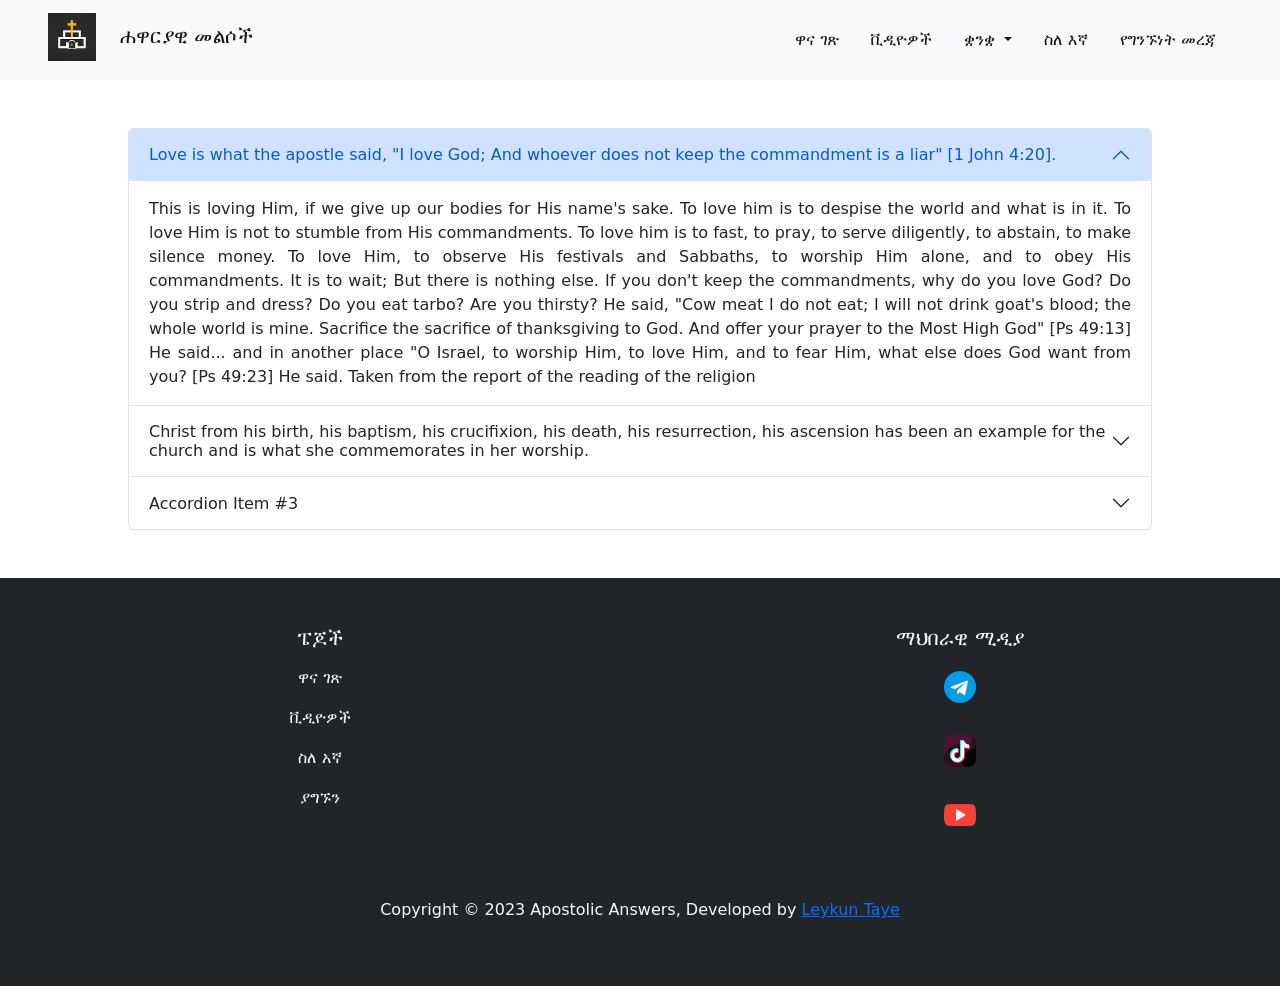
<file: HTML/English/posts.html>
<!DOCTYPE html>
<html lang="en">

<head>
  <meta charset="UTF-8" />
  <meta name="viewport" content="width=device-width, initial-scale=1.0" />
  <meta name="description" content="" />
  <meat name="keywords" content="" />
  <link rel="stylesheet" href="../../bootstrap-5.3.0-alpha1/dist/css/bootstrap.css" />
  <link rel="stylesheet" href="../../CSS/Portfolio.css" />
  <script src="../../bootstrap-5.3.0-alpha1/dist/js/bootstrap.bundle.js"></script>
  <link rel="icon" href="../Image/favicon.ico" />
  <title>ሐዋርያዊ መልሶች | ፖስቶች</title>
</head>

<body>
  <div class="container-fliud d-flex flex-column">
    <nav class="navbar navbar-expand-lg navbar-light bg-light">
      <div class="container-fluid px-5">
        <a class="navbar-brand" href="index.html">
          <img src="../../Image/Apostlic Answer.jpg" alt="brand photo" style="width: 3rem;" class="float-start me-4" />
          <p class="brand mt-2">ሐዋርያዊ መልሶች</p>
        </a>
        <button class="navbar-toggler" type="button" data-bs-toggle="collapse" data-bs-target="#navbarSupportedContent"
          aria-controls="navbarSupportedContent" aria-expanded="false" aria-label="Toggle navigation">
          <span class="navbar-toggler-icon"></span>
        </button>
        <div class="collapse navbar-collapse" id="navbarSupportedContent">
          <ul class="navbar-nav ms-auto mb-2 mb-lg-0">
            <li class="nav-item">
              <a class="nav-link mx-2" aria-current="page" href="index.html">ዋና ገጽ</a>
            </li>
            <li class="nav-item mx-2">
              <a class="nav-link" aria-current="page" href="../videos.html">ቪዲዮዎች</a>
            </li>
            <li class="nav-item dropdown mx-2">
              <a class="nav-link dropdown-toggle" id="navbarDropdown" role="button" data-bs-toggle="dropdown"
                aria-expanded="false">
                ቋንቋ
              </a>
              <ul class="dropdown-menu" aria-labelledby="navbarDropdown">
                <li><a class="dropdown-item" href="../English/posts.html">እንግሊዘኛ</a></li>
                <li><a class="dropdown-item" href="posts.html">አማርኛ</a></li>
              </ul>
            </li>
            <li class="nav-item mx-2">
              <a class="nav-link" href="about.html">ስለ እኛ</a>
            </li>
            <li class="nav-item mx-2">
              <a class="nav-link" href="../contact.html">የግንኙነት መረጃ</a>
            </li>
          </ul>
        </div>
      </div>
    </nav>
    <div class="">
      <div class="accordion mx-auto my-5" id="accordionExample">
        <div class="accordion-item">
          <h2 class="accordion-header" id="headingOne">
            <button class="accordion-button" type="button" data-bs-toggle="collapse" data-bs-target="#collapseOne"
              aria-expanded="true" aria-controls="collapseOne">
              Love is what the apostle said, "I love God; And whoever does not keep the commandment is a liar" [1 John 4:20].
            </button>
          </h2>
          <div id="collapseOne" class="accordion-collapse collapse show" aria-labelledby="headingOne"
            data-bs-parent="#accordionExample">
            <div class="accordion-body">
              This is loving Him, if we give up our bodies for His name's sake. To love him is to despise the world and what is in it.
              To love Him is not to stumble from His commandments.
              To love him is to fast, to pray, to serve diligently, to abstain, to make silence money. To love Him, to observe His
              festivals and Sabbaths, to worship Him alone, and to obey His commandments.
              It is to wait; But there is nothing else. If you don't keep the commandments, why do you love God? Do you strip and dress? Do you eat tarbo? Are you thirsty? He
              said, "Cow meat
              I do not eat; I will not drink goat's blood; the whole world is mine. Sacrifice the sacrifice of thanksgiving to God.
              And offer your prayer to the Most High God" [Ps 49:13] He said... and in another place
              "O Israel, to worship Him, to love Him, and to fear Him, what else does God want from you? [Ps 49:23] He said.
              
              Taken from the report of the reading of the religion
            </div>
          </div>
        </div>
        <div class="accordion-item">
          <h2 class="accordion-header" id="headingTwo">
            <button class="accordion-button collapsed" type="button" data-bs-toggle="collapse"
              data-bs-target="#collapseTwo" aria-expanded="false" aria-controls="collapseTwo">
              Christ from his birth, his baptism, his crucifixion, his death, his resurrection, his ascension has been an example for
              the church and is what she commemorates in her worship.
            </button>
          </h2>
          <div id="collapseTwo" class="accordion-collapse collapse" aria-labelledby="headingTwo"
            data-bs-parent="#accordionExample">
            <div class="accordion-body">
              <strong>This is the second item's accordion body.</strong> It is hidden by default, until the collapse
              plugin
              adds the appropriate classes that we use to style each element. These classes control the overall
              appearance, as
              well as the showing and hiding via CSS transitions. You can modify any of this with custom CSS or
              overriding our
              default variables. It's also worth noting that just about any HTML can go within the
              <code>.accordion-body</code>, though the transition does limit overflow.
            </div>
          </div>
        </div>
        <div class="accordion-item">
          <h2 class="accordion-header" id="headingThree">
            <button class="accordion-button collapsed" type="button" data-bs-toggle="collapse"
              data-bs-target="#collapseThree" aria-expanded="false" aria-controls="collapseThree">
              Accordion Item #3
            </button>
          </h2>
          <div id="collapseThree" class="accordion-collapse collapse" aria-labelledby="headingThree"
            data-bs-parent="#accordionExample">
            <div class="accordion-body">
              <strong>This is the third item's accordion body.</strong> It is hidden by default, until the collapse
              plugin
              adds the appropriate classes that we use to style each element. These classes control the overall
              appearance, as
              well as the showing and hiding via CSS transitions. You can modify any of this with custom CSS or
              overriding our
              default variables. It's also worth noting that just about any HTML can go within the
              <code>.accordion-body</code>, though the transition does limit overflow.
            </div>
          </div>
        </div>
      </div>
    </div>
    <div class="x-md-5 bg-dark text-light pb-5 d-block">
      <div class="d-flex flex-row justify-content-around mx-auto pt-5">
        <div class="text-center" style="width: 25vw;">
          <h5 class="text-center">ፔጆች</h5>
          <ul class="list-unstyled">
            <li><a class="d-block text-decoration-none text-light my-3 link-primary" href="index.html">ዋና ገጽ</a></li>
            <li><a class="d-block text-decoration-none text-light my-3 link-primary" href="../videos.html">ቪዲዮዎች</a>
            </li>
            <li><a class="d-block text-decoration-none text-light my-3 link-primary" href="about.html">ስለ አኛ</a>
            </li>
            <li><a class="d-block text-decoration-none text-light my-3 link-primary" href="../contact.html">ያግኙን</a>
            </li>
          </ul>
        </div>
        <div class="text-center" style="width: 25vw;">
          <h5 class="d-inline-block">ማህበራዊ ሚዲያ</h5><br />
          <a href="https://t.me/Apostolic_Answers" target="_blank">
            <div class="con mx-auto"><img class="social" src="../../Image/telegram.png" alt="" /></div>
          </a>
          <a href="https://www.tiktok.com/@apostolicanswers" target="_blank">
            <div class="con mx-auto"><img class="social" src="../../Image/tiktok.png" alt="" /></div>
          </a>
          <a href="https://www.youtube.com/@apostolicanswers-56" target="_blank">
            <div class="con mx-auto"><img class="social" src="../../Image/youtube.png" alt="" /></div>
          </a>
        </div>
      </div>
      <p class="text-center mt-5">Copyright © 2023 Apostolic Answers, Developed by
        <a href="Leykun Taye.com" target="_blank">Leykun Taye</a>
      </p>
    </div>
  </div>
</body>

</html>
</file>
<file: CSS/Portfolio.css>
* {
  box-sizing: border-box;
}
.brand {
  color: rgb(27, 18, 18);
}

.brand:hover {
  text-decoration: underline;
}

.nav-link {
  color: rgb(27, 18, 1);
}

.nav-link:hover {
  color: rgb(99, 169, 226);
  text-decoration: underline;
}

.cards {
  box-shadow: 6px 6px 6px rgb(92, 91, 91);
  width: 20rem;
  height: 15rem;
  margin-bottom: 3rem;
}

.cardss {
  border: none;
  width: 20rem;
  height: 15rem;
  margin-bottom: 3rem;
}

.cardss img {
  width: 3rem;
}

.info img {
  width: 1.5rem;
}

.con {
  width: 4rem;
  height: 4rem;
  padding: 0.8rem;
}

.social {
  width: 2rem;
  height: 2rem;
}

.con:hover .social:hover {
  width: 1.8rem;
  height: 1.8rem;
  margin: 0.2rem;
}

.accordion {
  width: 80%;
  text-align: justify;
}

@media screen and (max-width: 600px)
{
  .card iframe {
    width: 100% !important;
    height: 10rem !important;
  }

  .video {
    padding: 3rem 0 0 0!important;
  }

  .video .card{
    border-radius: 0%;
  }

  .cont {
    width: 95% !important;
    padding: 0.5rem !important;
  }
}
</file>
<file: CSS/about.css>
@media screen and (max-width: 560px)
{
  .paragraph {
    width: 90vw !important;
    padding: 1rem !important;
    text-align: justify !important;
  }

}

.brand {
  color: rgb(27, 18, 18);
}

.brand:hover {
  text-decoration: underline;
}

.nav-link {
  color: rgb(27, 18, 1);
}

.nav-link:hover {
  color: rgb(99, 169, 226);
  text-decoration: underline;
}

.con {
  width: 4rem;
  height: 4rem;
  padding: 0.8rem;
}

.social {
  width: 2rem;
  height: 2rem;
}

.con:hover .social:hover {
  width: 1.8rem;
  height: 1.8rem;
  margin: 0.2rem;
}
</file>
